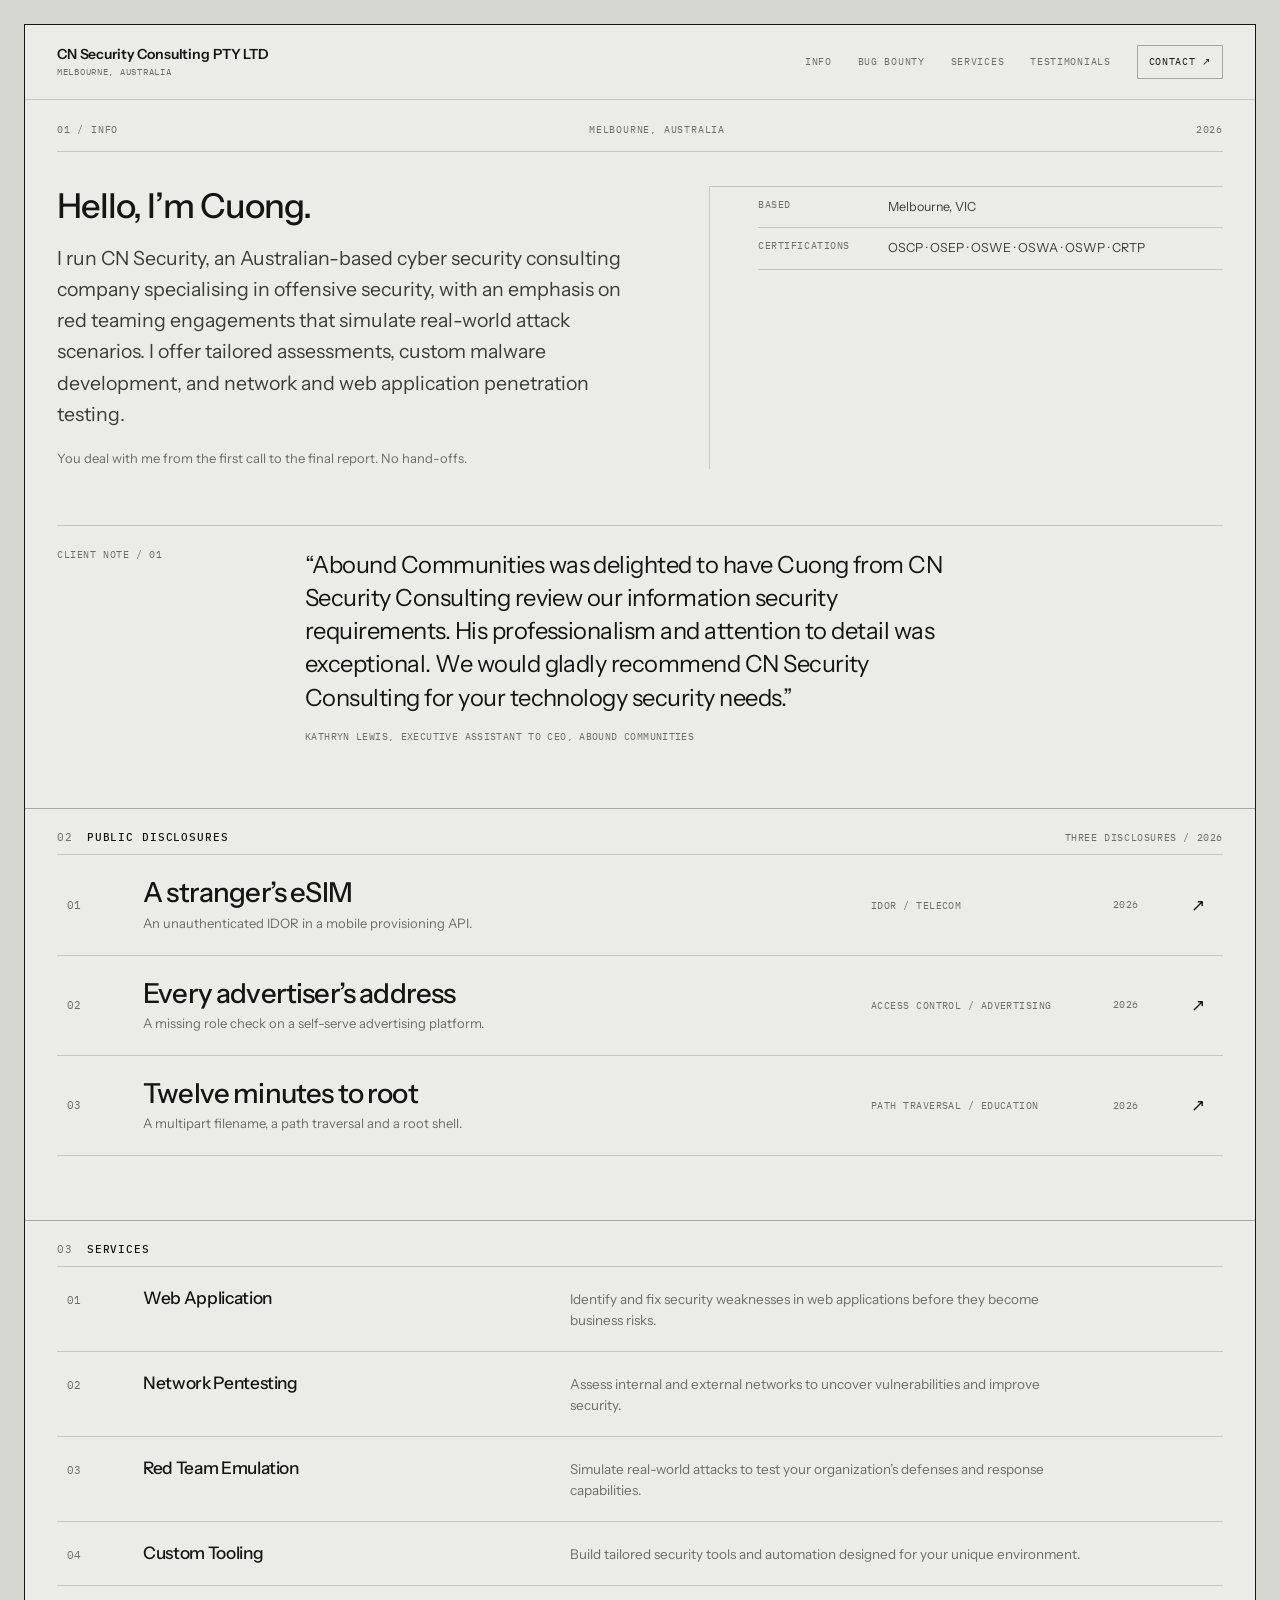
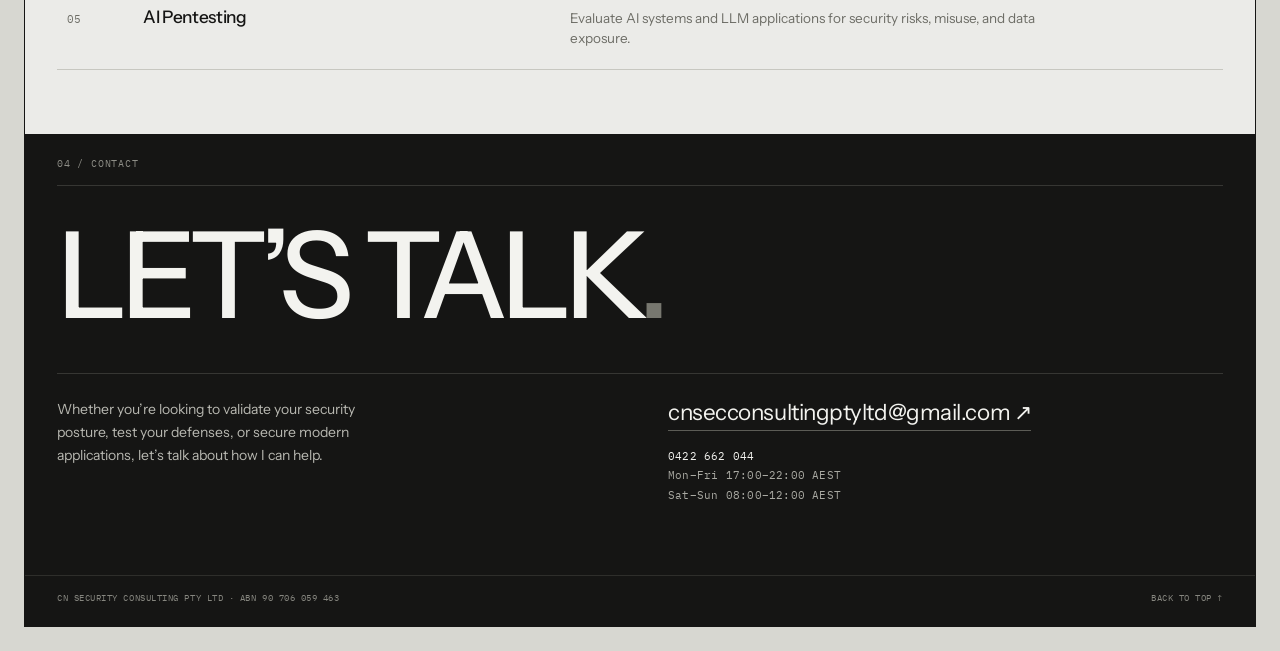
<file: index.html>
<!DOCTYPE html>
<html lang="en-AU">
<head>
<meta charset="UTF-8">
<meta name="viewport" content="width=device-width, initial-scale=1.0">
<meta name="description" content="CN Security Consulting is an independent offensive security consultancy in Melbourne. Penetration testing, red team assessments and custom tooling for Australian organisations.">
<meta name="theme-color" content="#d7d7d1">
<meta property="og:title" content="CN Security Consulting · Offensive security, Melbourne">
<meta property="og:description" content="Penetration testing, red team work and custom tooling for Australian organisations.">
<meta property="og:type" content="website">
<meta property="og:url" content="https://cnsecurity.com.au/">
<meta property="og:image" content="https://cnsecurity.com.au/assets/og.png">
<meta property="og:image:width" content="1200">
<meta property="og:image:height" content="630">
<meta name="twitter:card" content="summary_large_image">
<title>CN Security Consulting · Offensive security, Melbourne</title>
<link rel="canonical" href="https://cnsecurity.com.au/">
<link rel="icon" href="/assets/favicon.svg" type="image/svg+xml">
<link rel="stylesheet" href="/style.css">
<script type="application/ld+json">
{
    "@context": "https://schema.org",
    "@type": "ProfessionalService",
    "name": "CN Security Consulting Pty Ltd",
    "url": "https://cnsecurity.com.au/",
    "email": "cnsecconsultingptyltd@gmail.com",
    "telephone": "+61 422 662 044",
    "address": {
        "@type": "PostalAddress",
        "addressLocality": "Melbourne",
        "addressRegion": "VIC",
        "addressCountry": "AU"
    },
    "areaServed": "Australia"
}
</script>
</head>
<body>

<a class="skip-link" href="#main">Skip to content</a>

<div class="site-frame">

    <header class="site-header">
        <div class="wrap">
            <a class="brand" href="/" aria-label="CN Security Consulting Pty Ltd, home">
                <span class="brand-name">CN Security Consulting PTY LTD<small>Melbourne, Australia</small></span>
            </a>
            <nav class="site-nav" aria-label="Main navigation">
                <a href="#info">Info</a>
                <a href="#disclosures">Bug Bounty</a>
                <a href="#services">Services</a>
                <a href="/testimonials/">Testimonials</a>
                <a class="nav-contact" href="#contact">Contact <span aria-hidden="true">↗</span></a>
            </nav>
        </div>
    </header>

    <main id="main">

        <section class="info" id="info">
            <div class="wrap">
                <div class="section-top">
                    <span>01 / Info</span>
                    <span>Melbourne, Australia</span>
                    <span>2026</span>
                </div>

                <div class="info-grid">
                    <div class="info-main">
                        <h1 class="info-hello">Hello, I’m Cuong.</h1>
                        <p class="info-lede">I run CN Security, an Australian-based cyber security consulting company specialising in offensive security, with an emphasis on red teaming engagements that simulate real-world attack scenarios. I offer tailored assessments, custom malware development, and network and web application penetration testing.</p>
                        <p class="info-note">You deal with me from the first call to the final report. No hand-offs.</p>
                    </div>

                    <dl class="info-meta">
                        <div><dt>Based</dt><dd>Melbourne, VIC</dd></div>
                        <div><dt>Certifications</dt><dd>OSCP · OSEP · OSWE · OSWA · OSWP · CRTP</dd></div>
                    </dl>
                </div>

                <blockquote class="quote">
                    <span class="quote-label">Client note / 01</span>
                    <div>
                        <p>“Abound Communities was delighted to have Cuong from CN Security Consulting review our information security requirements. His professionalism and attention to detail was exceptional. We would gladly recommend CN Security Consulting for your technology security needs.”</p>
                        <footer>Kathryn Lewis, Executive Assistant to CEO, Abound Communities</footer>
                    </div>
                </blockquote>
            </div>
        </section>

        <section class="section" id="disclosures">
            <div class="wrap">
                <div class="section-head">
                    <h2><span class="section-num">02</span> Public disclosures</h2>
                    <span class="section-aside">Three disclosures / 2026</span>
                </div>

                <ol class="work-list">
                    <li>
                        <a class="work-row" href="/work/esim-idor.html">
                            <span class="work-no">01</span>
                            <span class="work-main">
                                <span class="work-title">A stranger’s eSIM</span>
                                <span class="work-desc">An unauthenticated IDOR in a mobile provisioning API.</span>
                            </span>
                            <span class="work-tag">IDOR / Telecom</span>
                            <span class="work-year">2026</span>
                            <span class="work-arrow" aria-hidden="true">↗</span>
                        </a>
                    </li>
                    <li>
                        <a class="work-row" href="/work/advertiser-directory.html">
                            <span class="work-no">02</span>
                            <span class="work-main">
                                <span class="work-title">Every advertiser’s address</span>
                                <span class="work-desc">A missing role check on a self-serve advertising platform.</span>
                            </span>
                            <span class="work-tag">Access control / Advertising</span>
                            <span class="work-year">2026</span>
                            <span class="work-arrow" aria-hidden="true">↗</span>
                        </a>
                    </li>
                    <li>
                        <a class="work-row" href="/work/upload-to-root.html">
                            <span class="work-no">03</span>
                            <span class="work-main">
                                <span class="work-title">Twelve minutes to root</span>
                                <span class="work-desc">A multipart filename, a path traversal and a root shell.</span>
                            </span>
                            <span class="work-tag">Path traversal / Education</span>
                            <span class="work-year">2026</span>
                            <span class="work-arrow" aria-hidden="true">↗</span>
                        </a>
                    </li>
                </ol>
            </div>
        </section>

        <section class="section" id="services">
            <div class="wrap">
                <div class="section-head">
                    <h2><span class="section-num">03</span> Services</h2>
                </div>

                <ul class="service-list">
                    <li class="service-row">
                        <span class="service-num">01</span>
                        <h3>Web Application</h3>
                        <p>Identify and fix security weaknesses in web applications before they become business risks.</p>
                    </li>
                    <li class="service-row">
                        <span class="service-num">02</span>
                        <h3>Network Pentesting</h3>
                        <p>Assess internal and external networks to uncover vulnerabilities and improve security.</p>
                    </li>
                    <li class="service-row">
                        <span class="service-num">03</span>
                        <h3>Red Team Emulation</h3>
                        <p>Simulate real-world attacks to test your organization’s defenses and response capabilities.</p>
                    </li>
                    <li class="service-row">
                        <span class="service-num">04</span>
                        <h3>Custom Tooling</h3>
                        <p>Build tailored security tools and automation designed for your unique environment.</p>
                    </li>
                    <li class="service-row">
                        <span class="service-num">05</span>
                        <h3>AI Pentesting</h3>
                        <p>Evaluate AI systems and LLM applications for security risks, misuse, and data exposure.</p>
                    </li>
                </ul>
            </div>
        </section>

        <section class="contact" id="contact">
            <div class="wrap">
                <div class="section-top">
                    <span>04 / Contact</span>
                </div>

                <h2>Let’s talk<span class="period">.</span></h2>

                <div class="contact-grid">
                    <p>Whether you’re looking to validate your security posture, test your defenses, or secure modern applications, let’s talk about how I can help.</p>
                    <div class="contact-details">
                        <a class="contact-email" href="mailto:cnsecconsultingptyltd@gmail.com">cnsecconsultingptyltd@gmail.com <span aria-hidden="true">↗</span></a>
                        <p><a href="tel:+61422662044">0422 662 044</a><br>
                        Mon–Fri 17:00–22:00 AEST<br>
                        Sat–Sun 08:00–12:00 AEST</p>
                    </div>
                </div>
            </div>
        </section>

    </main>

    <footer class="site-footer">
        <div class="wrap">
            <span>CN Security Consulting Pty Ltd · ABN 90 706 059 463</span>
            <a href="#info">Back to top ↑</a>
        </div>
    </footer>

</div>

</body>
</html>
</file>
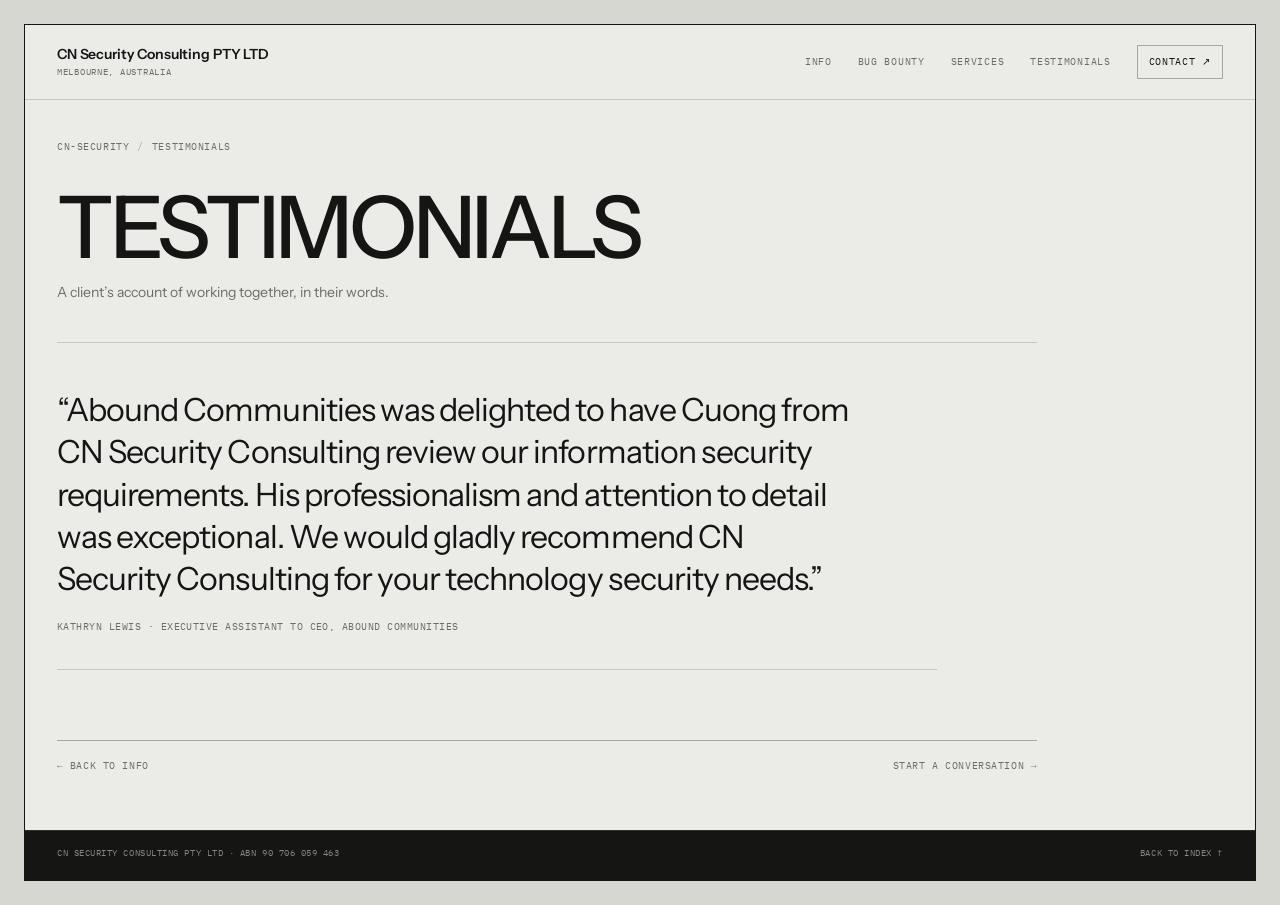
<file: testimonials/index.html>
<!DOCTYPE html>
<html lang="en-AU">
<head>
<meta charset="UTF-8">
<meta name="viewport" content="width=device-width, initial-scale=1.0">
<meta name="description" content="What clients say about working with CN Security Consulting, an independent offensive security consultancy in Melbourne.">
<meta name="theme-color" content="#d7d7d1">
<meta property="og:title" content="Testimonials · CN Security Consulting">
<meta property="og:description" content="What clients say about working with CN Security Consulting.">
<meta property="og:type" content="website">
<meta property="og:url" content="https://cnsecurity.com.au/testimonials/">
<meta property="og:image" content="https://cnsecurity.com.au/assets/og.png">
<meta property="og:image:width" content="1200">
<meta property="og:image:height" content="630">
<meta name="twitter:card" content="summary_large_image">
<title>Testimonials · CN Security Consulting</title>
<link rel="canonical" href="https://cnsecurity.com.au/testimonials/">
<link rel="icon" href="/assets/favicon.svg" type="image/svg+xml">
<link rel="stylesheet" href="/style.css">
</head>
<body>

<a class="skip-link" href="#main">Skip to content</a>

<div class="site-frame">

    <header class="site-header">
        <div class="wrap">
            <a class="brand" href="/" aria-label="CN Security Consulting Pty Ltd, home">
                <span class="brand-name">CN Security Consulting PTY LTD<small>Melbourne, Australia</small></span>
            </a>
            <nav class="site-nav" aria-label="Main navigation">
                <a href="/#info">Info</a>
                <a href="/#disclosures">Bug Bounty</a>
                <a href="/#services">Services</a>
                <a href="/testimonials/" aria-current="page">Testimonials</a>
                <a class="nav-contact" href="/#contact">Contact <span aria-hidden="true">↗</span></a>
            </nav>
        </div>
    </header>

    <main id="main">
        <div class="wrap">
            <header class="page-header">
                <nav class="breadcrumb" aria-label="Breadcrumb">
                    <a href="/">cn-security</a><span class="sep">/</span><span>testimonials</span>
                </nav>
                <h1>Testimonials</h1>
                <p>A client’s account of working together, in their words.</p>
            </header>

            <div class="testimonial-list">
                <blockquote class="testimonial">
                    <p>“Abound Communities was delighted to have Cuong from CN Security Consulting review our information security requirements. His professionalism and attention to detail was exceptional. We would gladly recommend CN Security Consulting for your technology security needs.”</p>
                    <footer>Kathryn Lewis · Executive Assistant to CEO, Abound Communities</footer>
                </blockquote>
            </div>

            <nav class="article-nav" aria-label="Page navigation">
                <a href="/#info">← Back to info</a>
                <a class="next" href="/#contact">Start a conversation →</a>
            </nav>
        </div>
    </main>

    <footer class="site-footer">
        <div class="wrap">
            <span>CN Security Consulting Pty Ltd · ABN 90 706 059 463</span>
            <a href="/">Back to index ↑</a>
        </div>
    </footer>

</div>

</body>
</html>
</file>
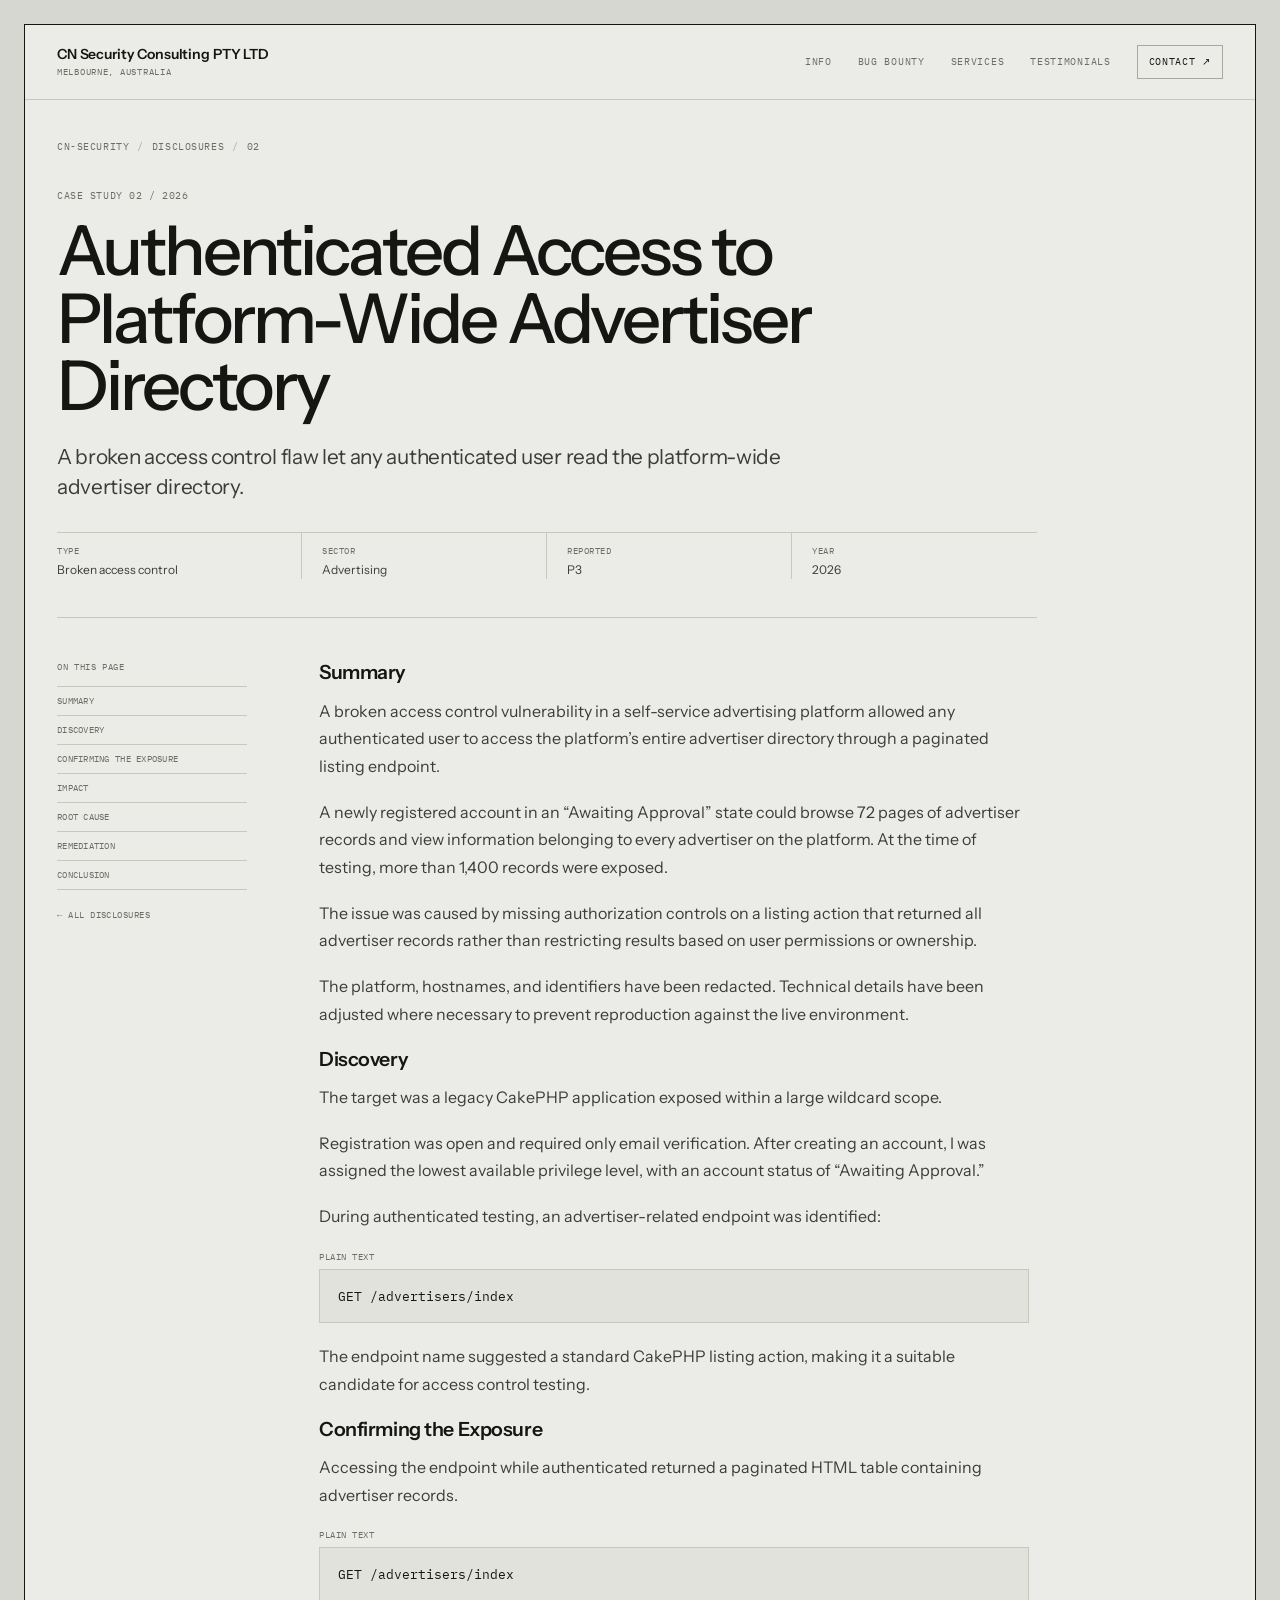
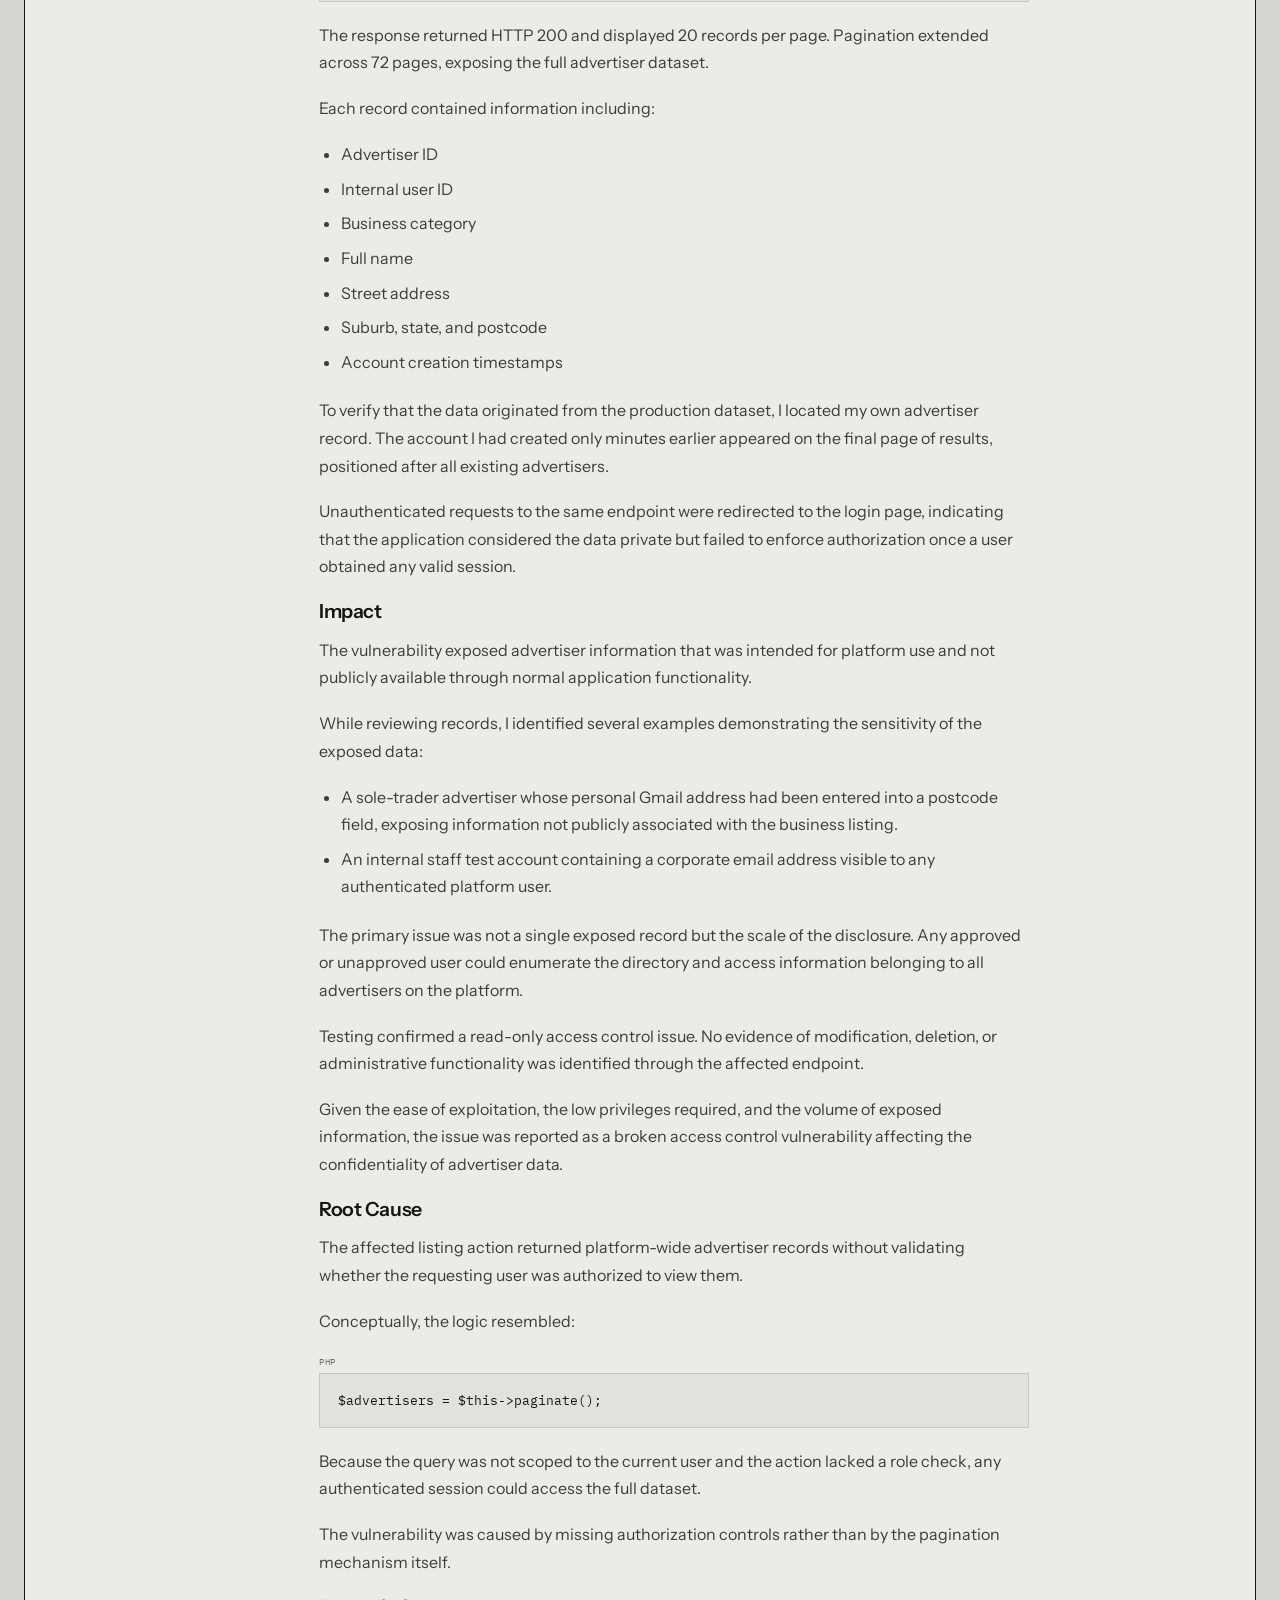
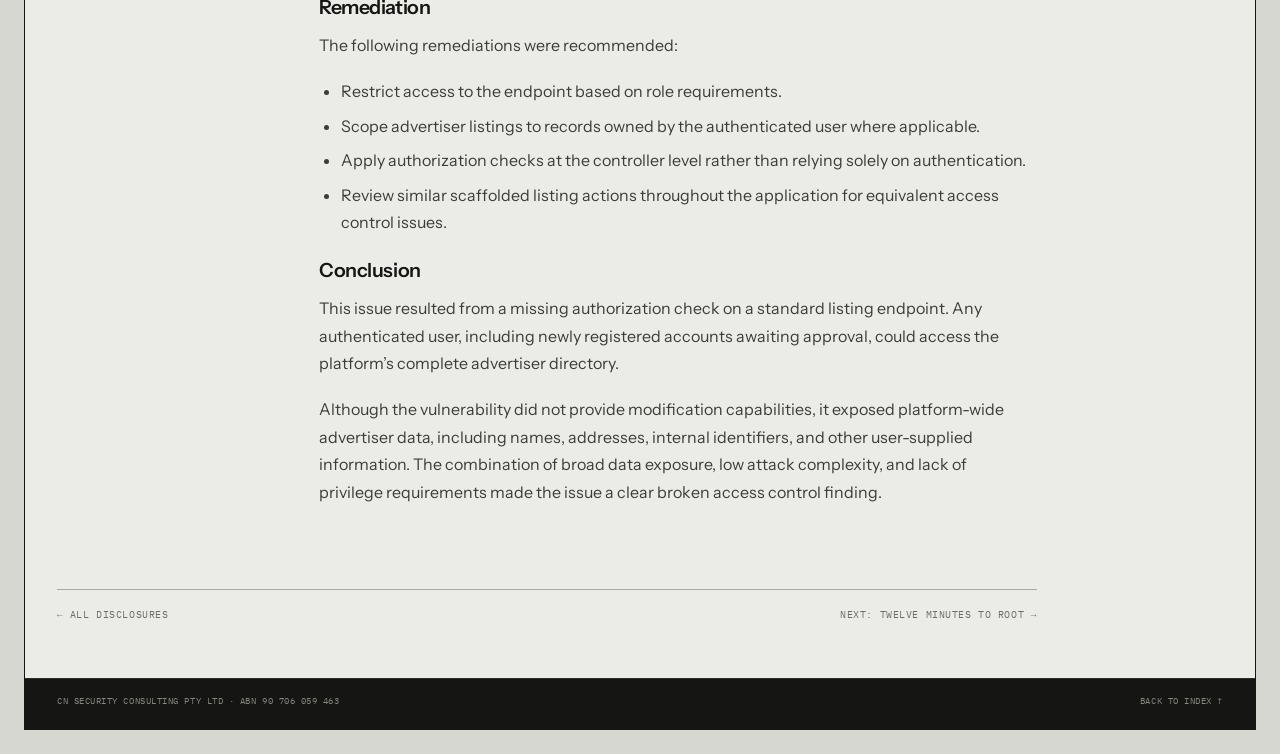
<file: work/advertiser-directory.html>
<!DOCTYPE html>
<html lang="en-AU">
<head>
<meta charset="UTF-8">
<meta name="viewport" content="width=device-width, initial-scale=1.0">
<meta name="description" content="A broken access control flaw let any authenticated user read the platform-wide advertiser directory.">
<meta name="theme-color" content="#d7d7d1">
<meta property="og:title" content="Authenticated Access to Platform-Wide Advertiser Directory · CN Security Consulting">
<meta property="og:description" content="A broken access control flaw let any authenticated user read the platform-wide advertiser directory.">
<meta property="og:type" content="article">
<meta property="og:url" content="https://cnsecurity.com.au/work/advertiser-directory.html">
<meta property="og:image" content="https://cnsecurity.com.au/assets/og.png">
<meta property="og:image:width" content="1200">
<meta property="og:image:height" content="630">
<meta name="twitter:card" content="summary_large_image">
<title>Authenticated Access to Platform-Wide Advertiser Directory · CN Security Consulting</title>
<link rel="canonical" href="https://cnsecurity.com.au/work/advertiser-directory.html">
<link rel="icon" href="/assets/favicon.svg" type="image/svg+xml">
<link rel="stylesheet" href="/style.css">
</head>
<body>

<a class="skip-link" href="#main">Skip to content</a>

<div class="site-frame">

<header class="site-header">
    <div class="wrap">
        <a class="brand" href="/" aria-label="CN Security Consulting Pty Ltd, home">
            <span class="brand-name">CN Security Consulting PTY LTD<small>Melbourne, Australia</small></span>
        </a>
        <nav class="site-nav" aria-label="Main navigation">
            <a href="/#info">Info</a>
            <a href="/#disclosures">Bug Bounty</a>
            <a href="/#services">Services</a>
            <a href="/testimonials/">Testimonials</a>
            <a class="nav-contact" href="/#contact">Contact <span aria-hidden="true">↗</span></a>
        </nav>
    </div>
</header>

<main id="main" class="article-page">
    <div class="wrap">
        <header class="article-header">
            <nav class="breadcrumb" aria-label="Breadcrumb">
                <a href="/">cn-security</a><span class="sep">/</span><a href="/#disclosures">disclosures</a><span class="sep">/</span><span>02</span>
            </nav>
            <p class="article-kicker">Case study 02 / 2026</p>
            <h1>Authenticated Access to Platform-Wide Advertiser Directory</h1>
            <p class="article-lede">A broken access control flaw let any authenticated user read the platform-wide advertiser directory.</p>
            <dl class="article-meta">
                <div><dt>Type</dt><dd>Broken access control</dd></div>
                <div><dt>Sector</dt><dd>Advertising</dd></div>
                <div><dt>Reported</dt><dd>P3</dd></div>
                <div><dt>Year</dt><dd>2026</dd></div>
            </dl>
        </header>

        <div class="article-layout">
            <aside class="article-side">
                <p class="side-label">On this page</p>
                <nav class="toc" aria-label="On this page">
                    <ul>
                    <li><a href="#s1">Summary</a></li>
                    <li><a href="#s2">Discovery</a></li>
                    <li><a href="#s3">Confirming the Exposure</a></li>
                    <li><a href="#s4">Impact</a></li>
                    <li><a href="#s5">Root Cause</a></li>
                    <li><a href="#s6">Remediation</a></li>
                    <li><a href="#s7">Conclusion</a></li>
                    </ul>
                </nav>
                <a class="side-back" href="/#disclosures">← All disclosures</a>
            </aside>

            <article class="article-body">
<section>
<h2 id="s1">Summary</h2>
<p>A broken access control vulnerability in a self-service advertising platform allowed any authenticated user to access the platform’s entire advertiser directory through a paginated listing endpoint.</p>

<p>A newly registered account in an “Awaiting Approval” state could browse 72 pages of advertiser records and view information belonging to every advertiser on the platform. At the time of testing, more than 1,400 records were exposed.</p>

<p>The issue was caused by missing authorization controls on a listing action that returned all advertiser records rather than restricting results based on user permissions or ownership.</p>

<p>The platform, hostnames, and identifiers have been redacted. Technical details have been adjusted where necessary to prevent reproduction against the live environment.</p>
</section>

<section>
<h2 id="s2">Discovery</h2>
<p>The target was a legacy CakePHP application exposed within a large wildcard scope.</p>

<p>Registration was open and required only email verification. After creating an account, I was assigned the lowest available privilege level, with an account status of “Awaiting Approval.”</p>

<p>During authenticated testing, an advertiser-related endpoint was identified:</p>

<p class="code-label">Plain Text</p>
<pre><code>GET /advertisers/index</code></pre>

<p>The endpoint name suggested a standard CakePHP listing action, making it a suitable candidate for access control testing.</p>
</section>

<section>
<h2 id="s3">Confirming the Exposure</h2>
<p>Accessing the endpoint while authenticated returned a paginated HTML table containing advertiser records.</p>

<p class="code-label">Plain Text</p>
<pre><code>GET /advertisers/index</code></pre>

<p>The response returned HTTP 200 and displayed 20 records per page. Pagination extended across 72 pages, exposing the full advertiser dataset.</p>

<p>Each record contained information including:</p>

<ul>
<li>Advertiser ID</li>
<li>Internal user ID</li>
<li>Business category</li>
<li>Full name</li>
<li>Street address</li>
<li>Suburb, state, and postcode</li>
<li>Account creation timestamps</li>
</ul>

<p>To verify that the data originated from the production dataset, I located my own advertiser record. The account I had created only minutes earlier appeared on the final page of results, positioned after all existing advertisers.</p>

<p>Unauthenticated requests to the same endpoint were redirected to the login page, indicating that the application considered the data private but failed to enforce authorization once a user obtained any valid session.</p>
</section>

<section>
<h2 id="s4">Impact</h2>
<p>The vulnerability exposed advertiser information that was intended for platform use and not publicly available through normal application functionality.</p>

<p>While reviewing records, I identified several examples demonstrating the sensitivity of the exposed data:</p>

<ul>
<li>A sole-trader advertiser whose personal Gmail address had been entered into a postcode field, exposing information not publicly associated with the business listing.</li>
<li>An internal staff test account containing a corporate email address visible to any authenticated platform user.</li>
</ul>

<p>The primary issue was not a single exposed record but the scale of the disclosure. Any approved or unapproved user could enumerate the directory and access information belonging to all advertisers on the platform.</p>

<p>Testing confirmed a read-only access control issue. No evidence of modification, deletion, or administrative functionality was identified through the affected endpoint.</p>

<p>Given the ease of exploitation, the low privileges required, and the volume of exposed information, the issue was reported as a broken access control vulnerability affecting the confidentiality of advertiser data.</p>
</section>

<section>
<h2 id="s5">Root Cause</h2>
<p>The affected listing action returned platform-wide advertiser records without validating whether the requesting user was authorized to view them.</p>

<p>Conceptually, the logic resembled:</p>

<p class="code-label">PHP</p>
<pre><code>$advertisers = $this-&gt;paginate();</code></pre>

<p>Because the query was not scoped to the current user and the action lacked a role check, any authenticated session could access the full dataset.</p>

<p>The vulnerability was caused by missing authorization controls rather than by the pagination mechanism itself.</p>
</section>

<section>
<h2 id="s6">Remediation</h2>
<p>The following remediations were recommended:</p>

<ul>
<li>Restrict access to the endpoint based on role requirements.</li>
<li>Scope advertiser listings to records owned by the authenticated user where applicable.</li>
<li>Apply authorization checks at the controller level rather than relying solely on authentication.</li>
<li>Review similar scaffolded listing actions throughout the application for equivalent access control issues.</li>
</ul>
</section>

<section>
<h2 id="s7">Conclusion</h2>
<p>This issue resulted from a missing authorization check on a standard listing endpoint. Any authenticated user, including newly registered accounts awaiting approval, could access the platform’s complete advertiser directory.</p>

<p>Although the vulnerability did not provide modification capabilities, it exposed platform-wide advertiser data, including names, addresses, internal identifiers, and other user-supplied information. The combination of broad data exposure, low attack complexity, and lack of privilege requirements made the issue a clear broken access control finding.</p>
</section>
            </article>
        </div>

        <nav class="article-nav" aria-label="Article navigation">
            <a href="/#disclosures">← All disclosures</a>
            <a class="next" href="/work/upload-to-root.html">Next: Twelve minutes to root →</a>
        </nav>
    </div>
</main>

<footer class="site-footer">
    <div class="wrap">
        <span>CN Security Consulting Pty Ltd · ABN 90 706 059 463</span>
        <a href="/">Back to index ↑</a>
    </div>
</footer>

</div>

</body>
</html>
</file>
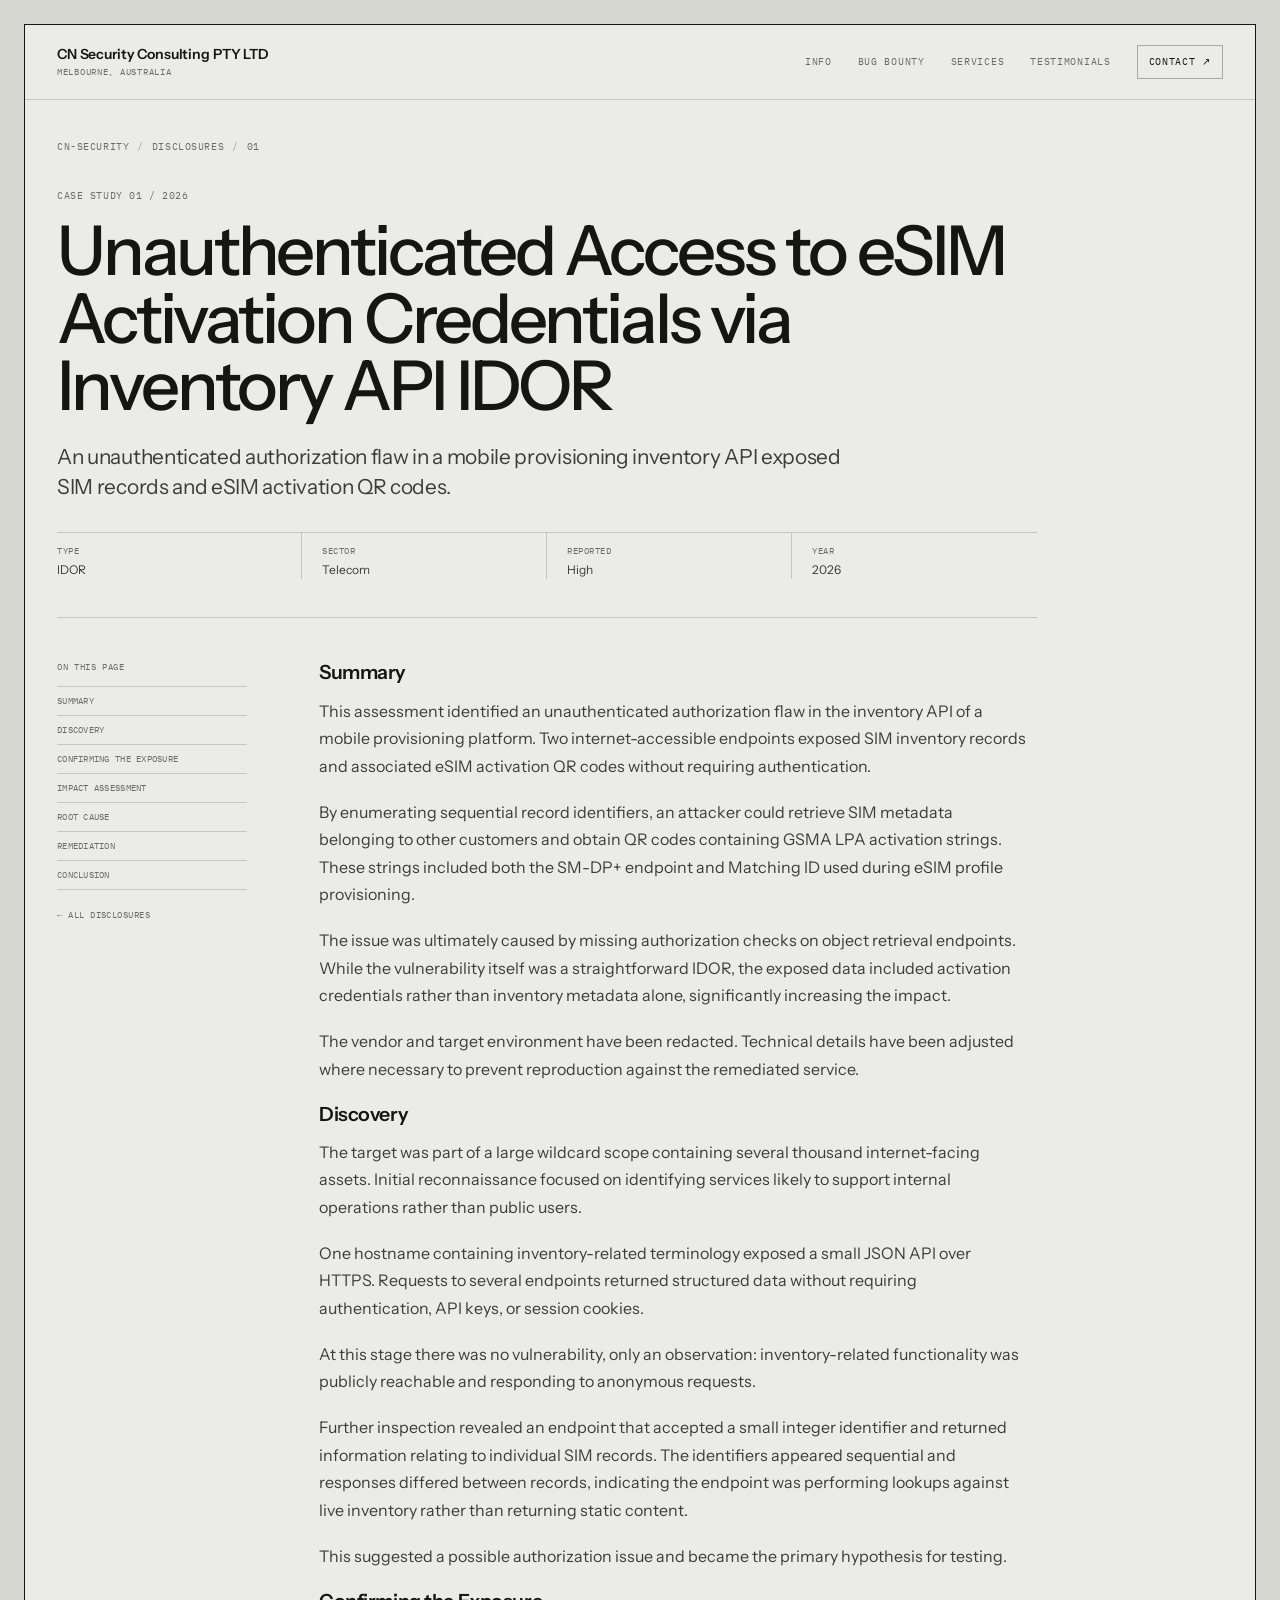
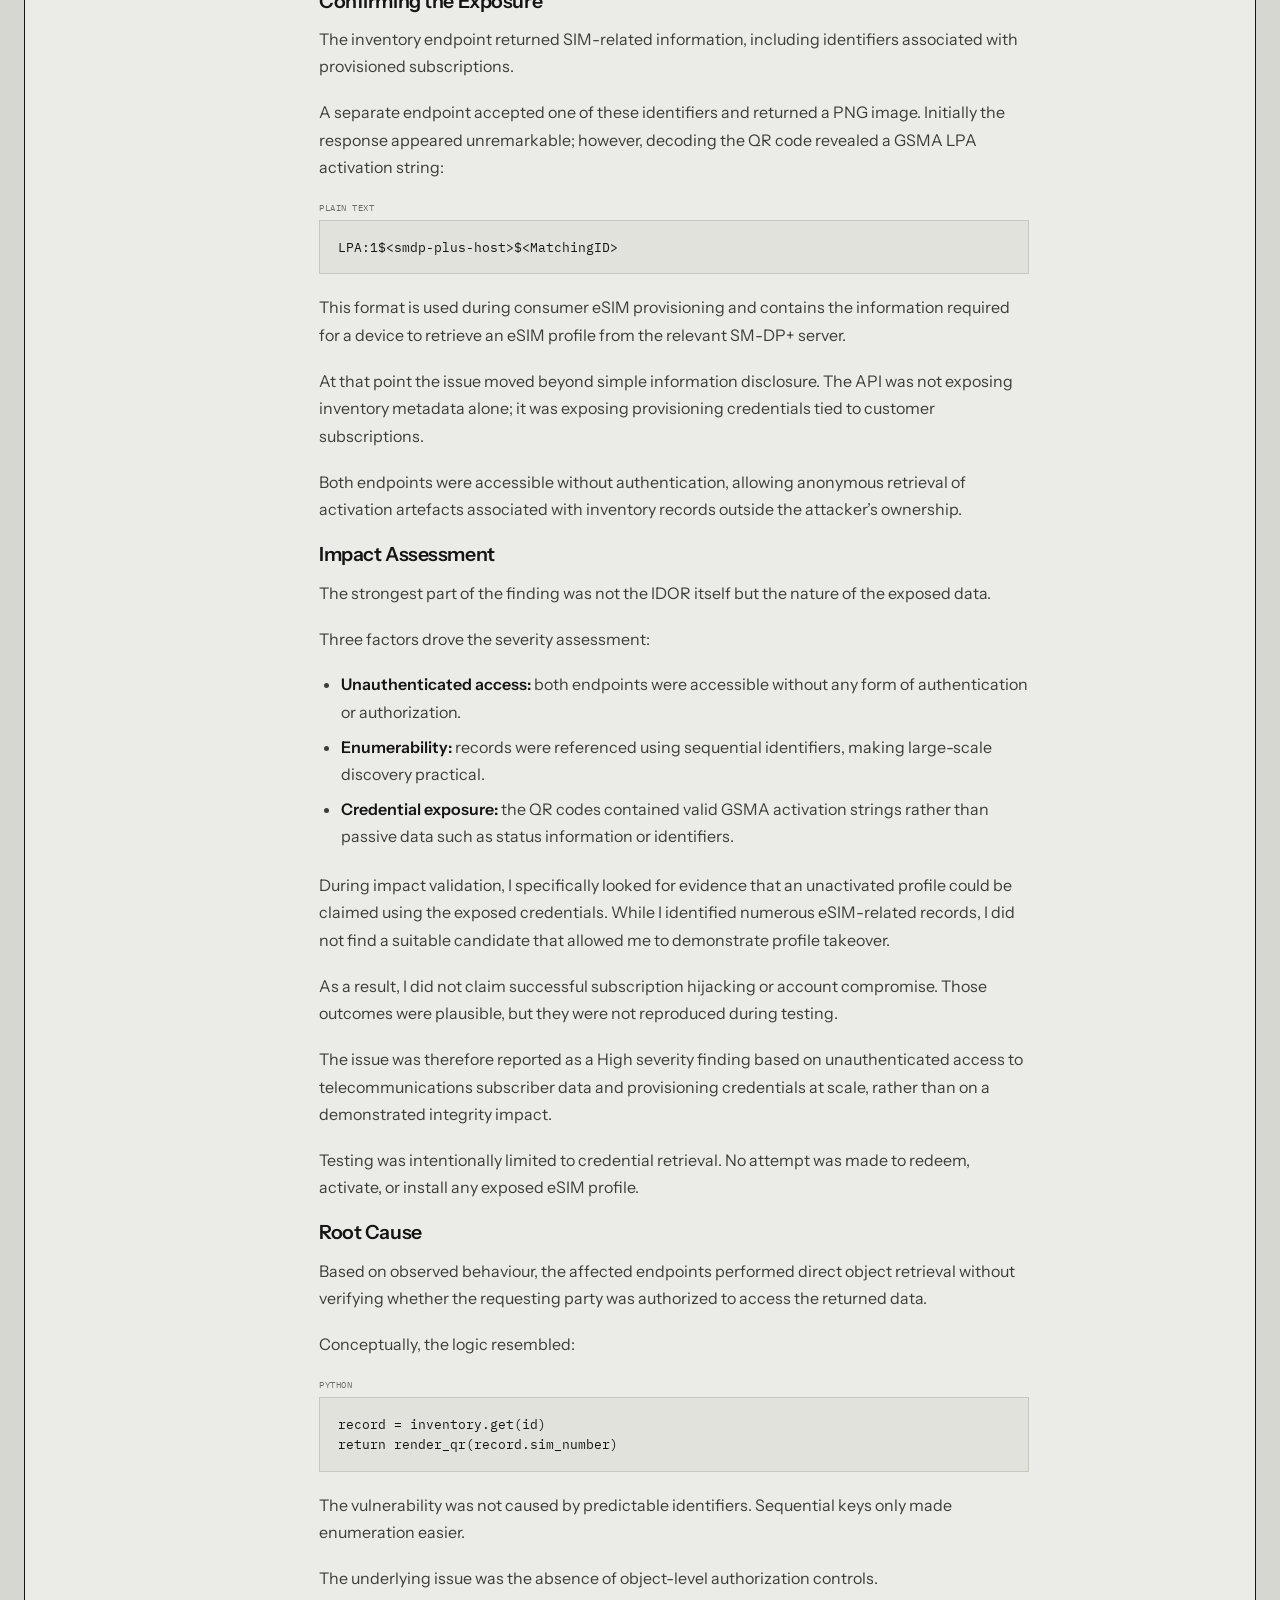
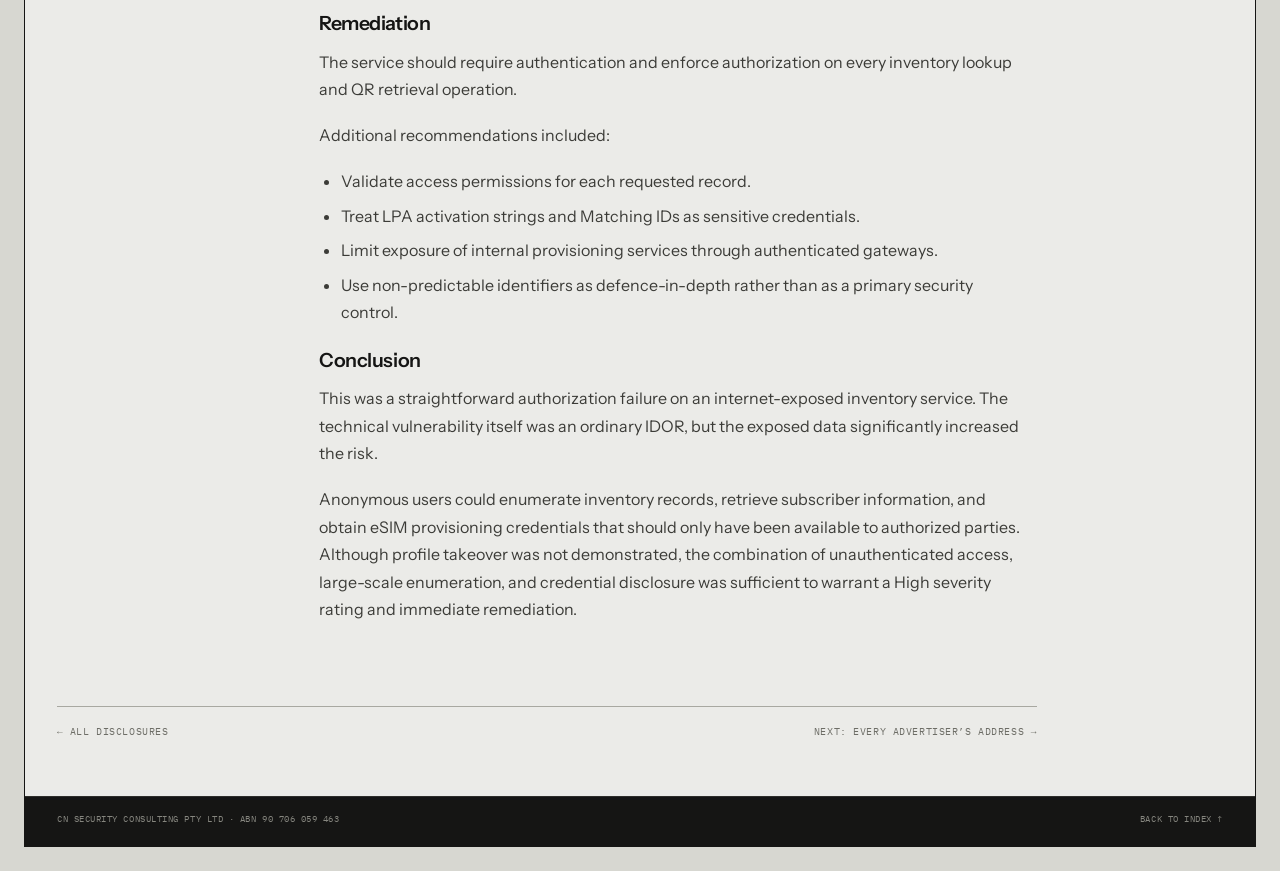
<file: work/esim-idor.html>
<!DOCTYPE html>
<html lang="en-AU">
<head>
<meta charset="UTF-8">
<meta name="viewport" content="width=device-width, initial-scale=1.0">
<meta name="description" content="An unauthenticated authorization flaw in a mobile provisioning inventory API exposed SIM records and eSIM activation QR codes.">
<meta name="theme-color" content="#d7d7d1">
<meta property="og:title" content="Unauthenticated Access to eSIM Activation Credentials via Inventory API IDOR · CN Security Consulting">
<meta property="og:description" content="An unauthenticated authorization flaw in a mobile provisioning inventory API exposed SIM records and eSIM activation QR codes.">
<meta property="og:type" content="article">
<meta property="og:url" content="https://cnsecurity.com.au/work/esim-idor.html">
<meta property="og:image" content="https://cnsecurity.com.au/assets/og.png">
<meta property="og:image:width" content="1200">
<meta property="og:image:height" content="630">
<meta name="twitter:card" content="summary_large_image">
<title>Unauthenticated Access to eSIM Activation Credentials via Inventory API IDOR · CN Security Consulting</title>
<link rel="canonical" href="https://cnsecurity.com.au/work/esim-idor.html">
<link rel="icon" href="/assets/favicon.svg" type="image/svg+xml">
<link rel="stylesheet" href="/style.css">
</head>
<body>

<a class="skip-link" href="#main">Skip to content</a>

<div class="site-frame">

<header class="site-header">
    <div class="wrap">
        <a class="brand" href="/" aria-label="CN Security Consulting Pty Ltd, home">
            <span class="brand-name">CN Security Consulting PTY LTD<small>Melbourne, Australia</small></span>
        </a>
        <nav class="site-nav" aria-label="Main navigation">
            <a href="/#info">Info</a>
            <a href="/#disclosures">Bug Bounty</a>
            <a href="/#services">Services</a>
            <a href="/testimonials/">Testimonials</a>
            <a class="nav-contact" href="/#contact">Contact <span aria-hidden="true">↗</span></a>
        </nav>
    </div>
</header>

<main id="main" class="article-page">
    <div class="wrap">
        <header class="article-header">
            <nav class="breadcrumb" aria-label="Breadcrumb">
                <a href="/">cn-security</a><span class="sep">/</span><a href="/#disclosures">disclosures</a><span class="sep">/</span><span>01</span>
            </nav>
            <p class="article-kicker">Case study 01 / 2026</p>
            <h1>Unauthenticated Access to eSIM Activation Credentials via Inventory API IDOR</h1>
            <p class="article-lede">An unauthenticated authorization flaw in a mobile provisioning inventory API exposed SIM records and eSIM activation QR codes.</p>
            <dl class="article-meta">
                <div><dt>Type</dt><dd>IDOR</dd></div>
                <div><dt>Sector</dt><dd>Telecom</dd></div>
                <div><dt>Reported</dt><dd>High</dd></div>
                <div><dt>Year</dt><dd>2026</dd></div>
            </dl>
        </header>

        <div class="article-layout">
            <aside class="article-side">
                <p class="side-label">On this page</p>
                <nav class="toc" aria-label="On this page">
                    <ul>
                    <li><a href="#s1">Summary</a></li>
                    <li><a href="#s2">Discovery</a></li>
                    <li><a href="#s3">Confirming the Exposure</a></li>
                    <li><a href="#s4">Impact Assessment</a></li>
                    <li><a href="#s5">Root Cause</a></li>
                    <li><a href="#s6">Remediation</a></li>
                    <li><a href="#s7">Conclusion</a></li>
                    </ul>
                </nav>
                <a class="side-back" href="/#disclosures">← All disclosures</a>
            </aside>

            <article class="article-body">
<section>
<h2 id="s1">Summary</h2>
<p>This assessment identified an unauthenticated authorization flaw in the inventory API of a mobile provisioning platform. Two internet-accessible endpoints exposed SIM inventory records and associated eSIM activation QR codes without requiring authentication.</p>

<p>By enumerating sequential record identifiers, an attacker could retrieve SIM metadata belonging to other customers and obtain QR codes containing GSMA LPA activation strings. These strings included both the SM-DP+ endpoint and Matching ID used during eSIM profile provisioning.</p>

<p>The issue was ultimately caused by missing authorization checks on object retrieval endpoints. While the vulnerability itself was a straightforward IDOR, the exposed data included activation credentials rather than inventory metadata alone, significantly increasing the impact.</p>

<p>The vendor and target environment have been redacted. Technical details have been adjusted where necessary to prevent reproduction against the remediated service.</p>
</section>

<section>
<h2 id="s2">Discovery</h2>
<p>The target was part of a large wildcard scope containing several thousand internet-facing assets. Initial reconnaissance focused on identifying services likely to support internal operations rather than public users.</p>

<p>One hostname containing inventory-related terminology exposed a small JSON API over HTTPS. Requests to several endpoints returned structured data without requiring authentication, API keys, or session cookies.</p>

<p>At this stage there was no vulnerability, only an observation: inventory-related functionality was publicly reachable and responding to anonymous requests.</p>

<p>Further inspection revealed an endpoint that accepted a small integer identifier and returned information relating to individual SIM records. The identifiers appeared sequential and responses differed between records, indicating the endpoint was performing lookups against live inventory rather than returning static content.</p>

<p>This suggested a possible authorization issue and became the primary hypothesis for testing.</p>
</section>

<section>
<h2 id="s3">Confirming the Exposure</h2>
<p>The inventory endpoint returned SIM-related information, including identifiers associated with provisioned subscriptions.</p>

<p>A separate endpoint accepted one of these identifiers and returned a PNG image. Initially the response appeared unremarkable; however, decoding the QR code revealed a GSMA LPA activation string:</p>

<p class="code-label">Plain Text</p>
<pre><code>LPA:1$&lt;smdp-plus-host&gt;$&lt;MatchingID&gt;</code></pre>

<p>This format is used during consumer eSIM provisioning and contains the information required for a device to retrieve an eSIM profile from the relevant SM-DP+ server.</p>

<p>At that point the issue moved beyond simple information disclosure. The API was not exposing inventory metadata alone; it was exposing provisioning credentials tied to customer subscriptions.</p>

<p>Both endpoints were accessible without authentication, allowing anonymous retrieval of activation artefacts associated with inventory records outside the attacker’s ownership.</p>
</section>

<section>
<h2 id="s4">Impact Assessment</h2>
<p>The strongest part of the finding was not the IDOR itself but the nature of the exposed data.</p>

<p>Three factors drove the severity assessment:</p>

<ul>
<li><strong>Unauthenticated access:</strong> both endpoints were accessible without any form of authentication or authorization.</li>
<li><strong>Enumerability:</strong> records were referenced using sequential identifiers, making large-scale discovery practical.</li>
<li><strong>Credential exposure:</strong> the QR codes contained valid GSMA activation strings rather than passive data such as status information or identifiers.</li>
</ul>

<p>During impact validation, I specifically looked for evidence that an unactivated profile could be claimed using the exposed credentials. While I identified numerous eSIM-related records, I did not find a suitable candidate that allowed me to demonstrate profile takeover.</p>

<p>As a result, I did not claim successful subscription hijacking or account compromise. Those outcomes were plausible, but they were not reproduced during testing.</p>

<p>The issue was therefore reported as a High severity finding based on unauthenticated access to telecommunications subscriber data and provisioning credentials at scale, rather than on a demonstrated integrity impact.</p>

<p>Testing was intentionally limited to credential retrieval. No attempt was made to redeem, activate, or install any exposed eSIM profile.</p>
</section>

<section>
<h2 id="s5">Root Cause</h2>
<p>Based on observed behaviour, the affected endpoints performed direct object retrieval without verifying whether the requesting party was authorized to access the returned data.</p>

<p>Conceptually, the logic resembled:</p>

<p class="code-label">Python</p>
<pre><code>record = inventory.get(id)
return render_qr(record.sim_number)</code></pre>

<p>The vulnerability was not caused by predictable identifiers. Sequential keys only made enumeration easier.</p>

<p>The underlying issue was the absence of object-level authorization controls.</p>
</section>

<section>
<h2 id="s6">Remediation</h2>
<p>The service should require authentication and enforce authorization on every inventory lookup and QR retrieval operation.</p>

<p>Additional recommendations included:</p>

<ul>
<li>Validate access permissions for each requested record.</li>
<li>Treat LPA activation strings and Matching IDs as sensitive credentials.</li>
<li>Limit exposure of internal provisioning services through authenticated gateways.</li>
<li>Use non-predictable identifiers as defence-in-depth rather than as a primary security control.</li>
</ul>
</section>

<section>
<h2 id="s7">Conclusion</h2>
<p>This was a straightforward authorization failure on an internet-exposed inventory service. The technical vulnerability itself was an ordinary IDOR, but the exposed data significantly increased the risk.</p>

<p>Anonymous users could enumerate inventory records, retrieve subscriber information, and obtain eSIM provisioning credentials that should only have been available to authorized parties. Although profile takeover was not demonstrated, the combination of unauthenticated access, large-scale enumeration, and credential disclosure was sufficient to warrant a High severity rating and immediate remediation.</p>
</section>
            </article>
        </div>

        <nav class="article-nav" aria-label="Article navigation">
            <a href="/#disclosures">← All disclosures</a>
            <a class="next" href="/work/advertiser-directory.html">Next: Every advertiser’s address →</a>
        </nav>
    </div>
</main>

<footer class="site-footer">
    <div class="wrap">
        <span>CN Security Consulting Pty Ltd · ABN 90 706 059 463</span>
        <a href="/">Back to index ↑</a>
    </div>
</footer>

</div>

</body>
</html>
</file>
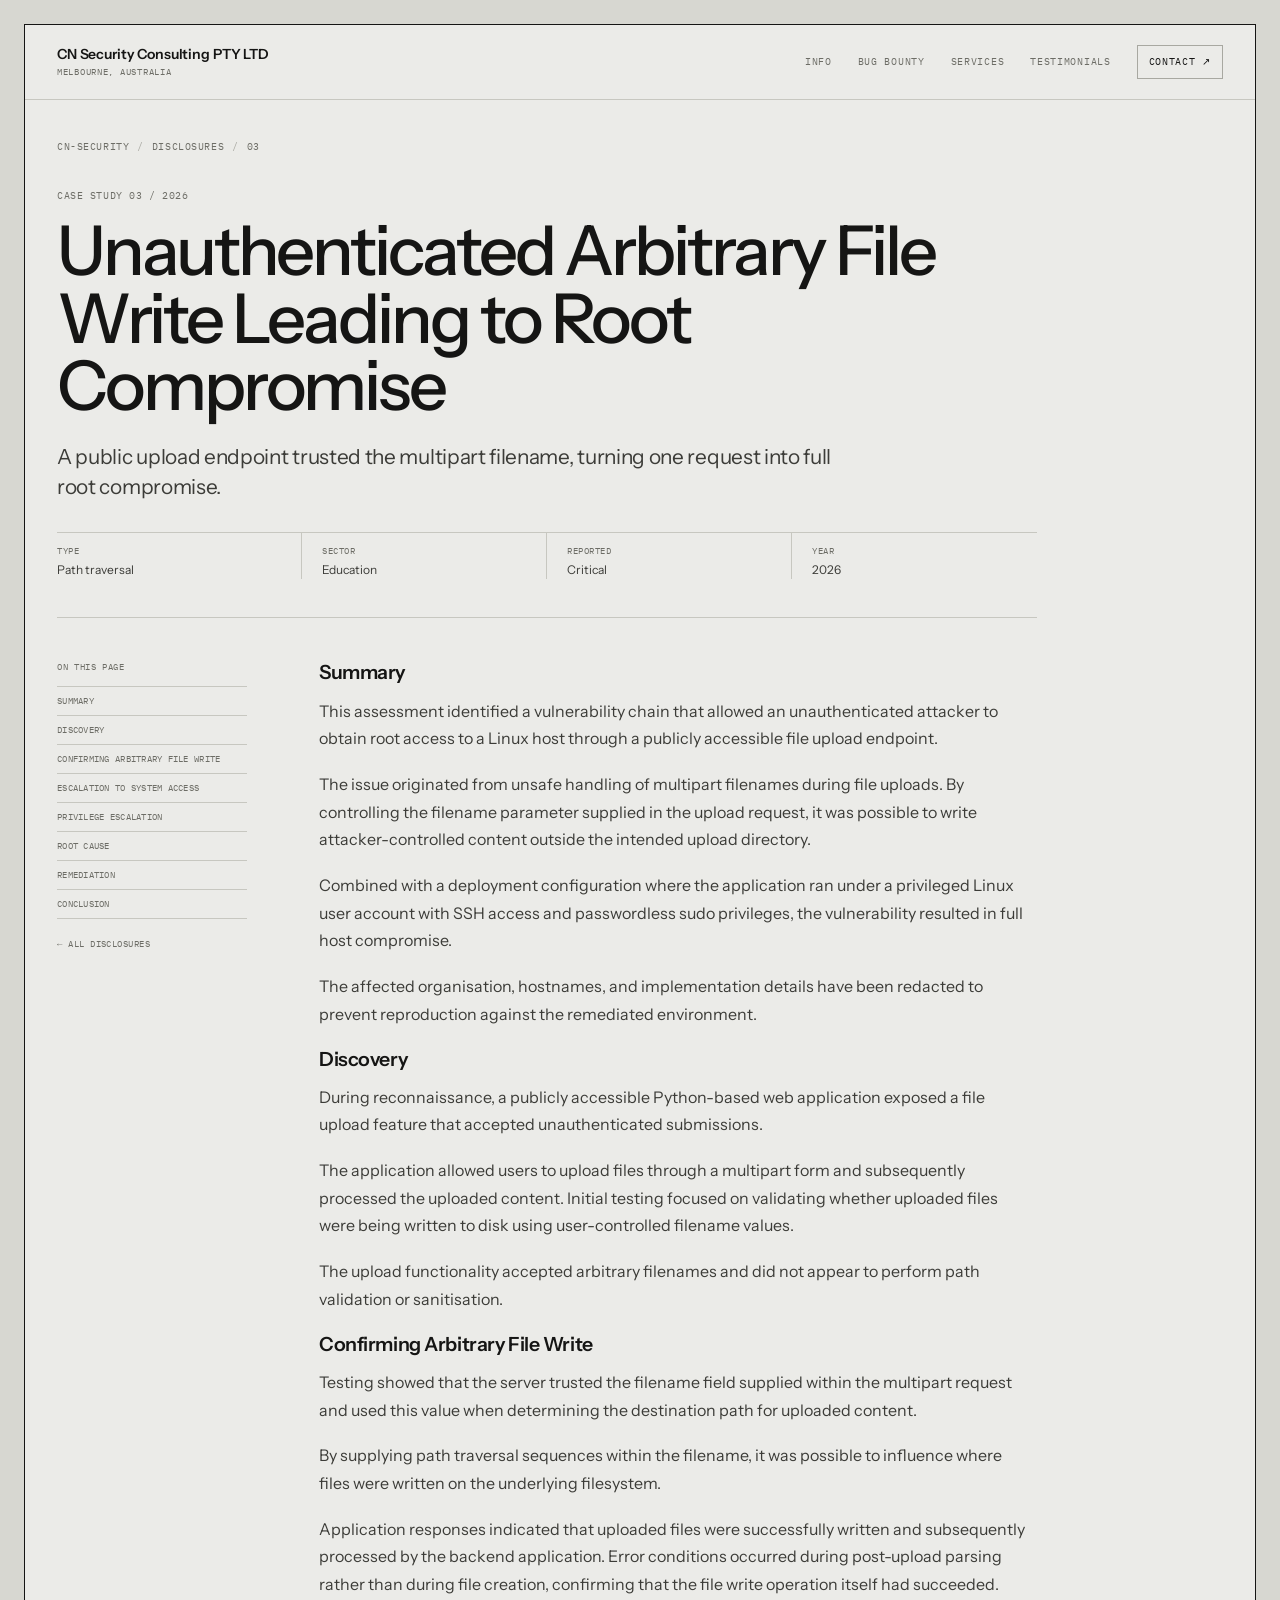
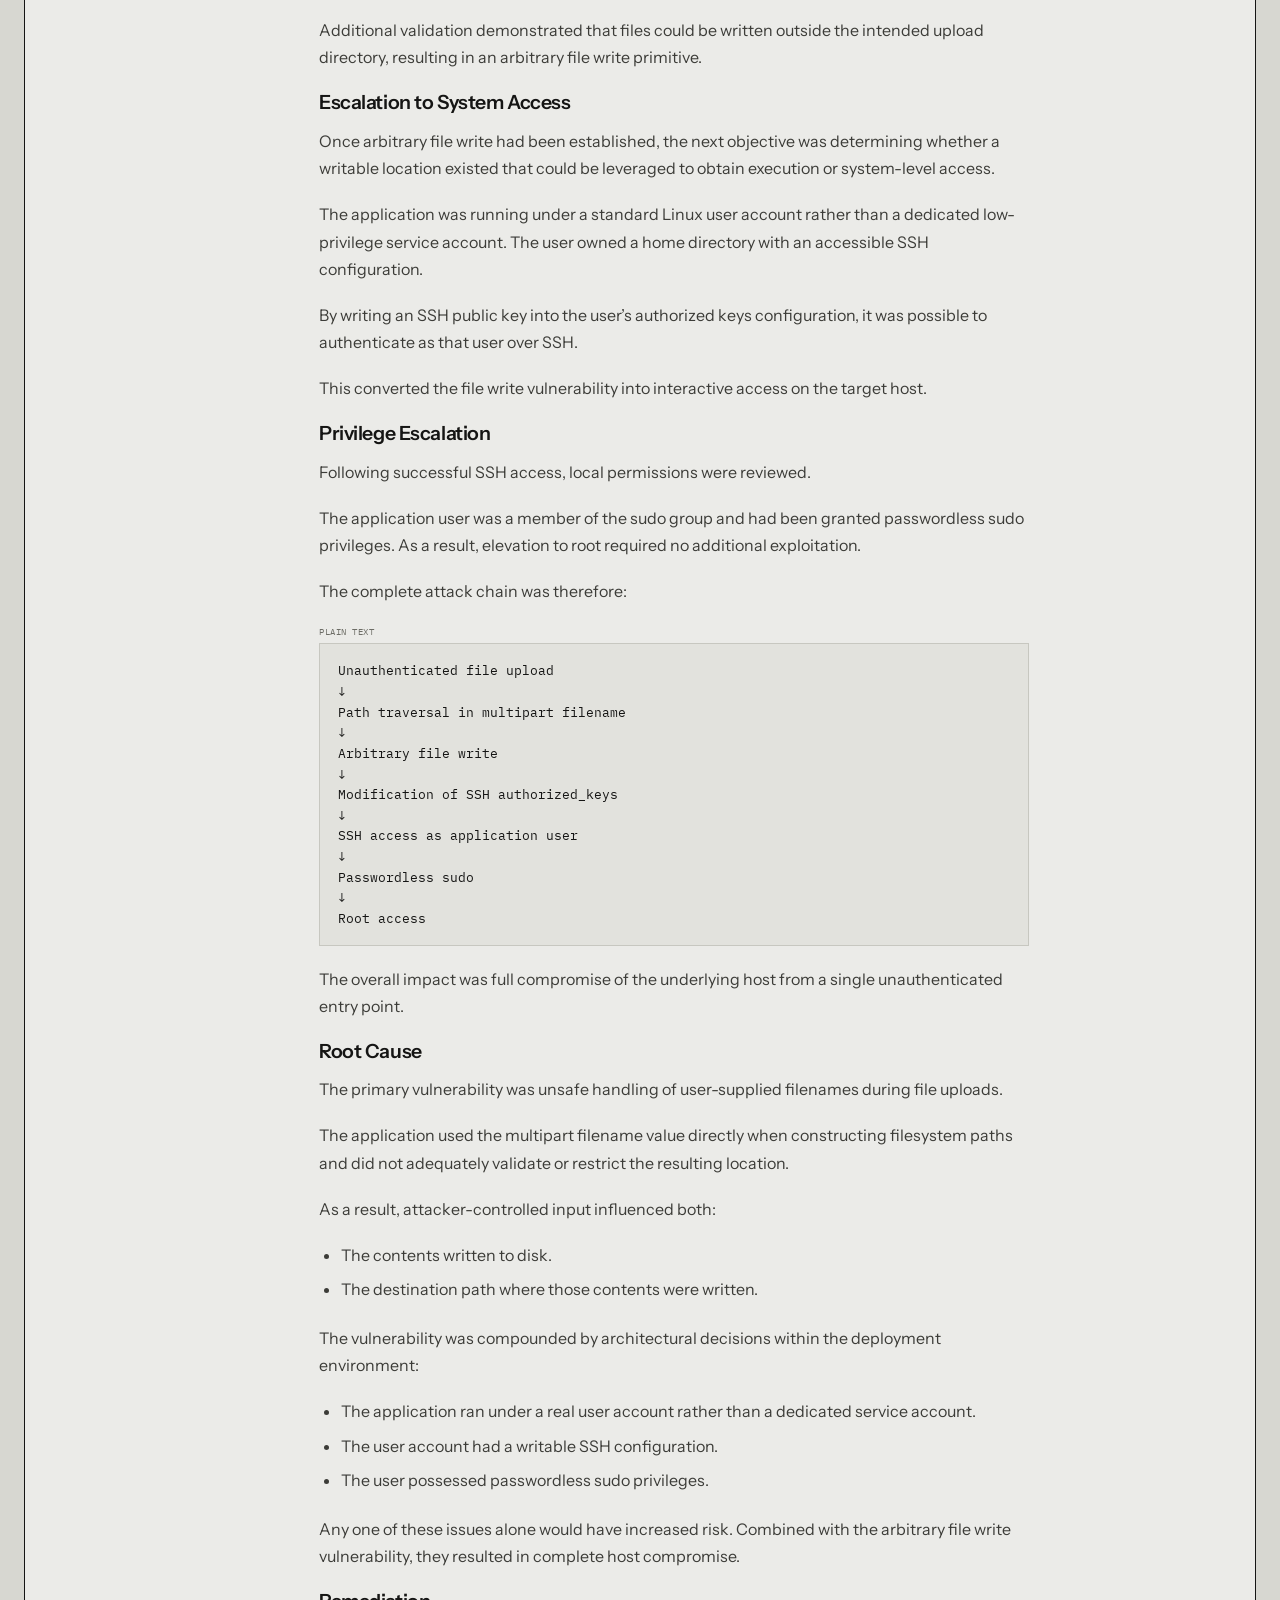
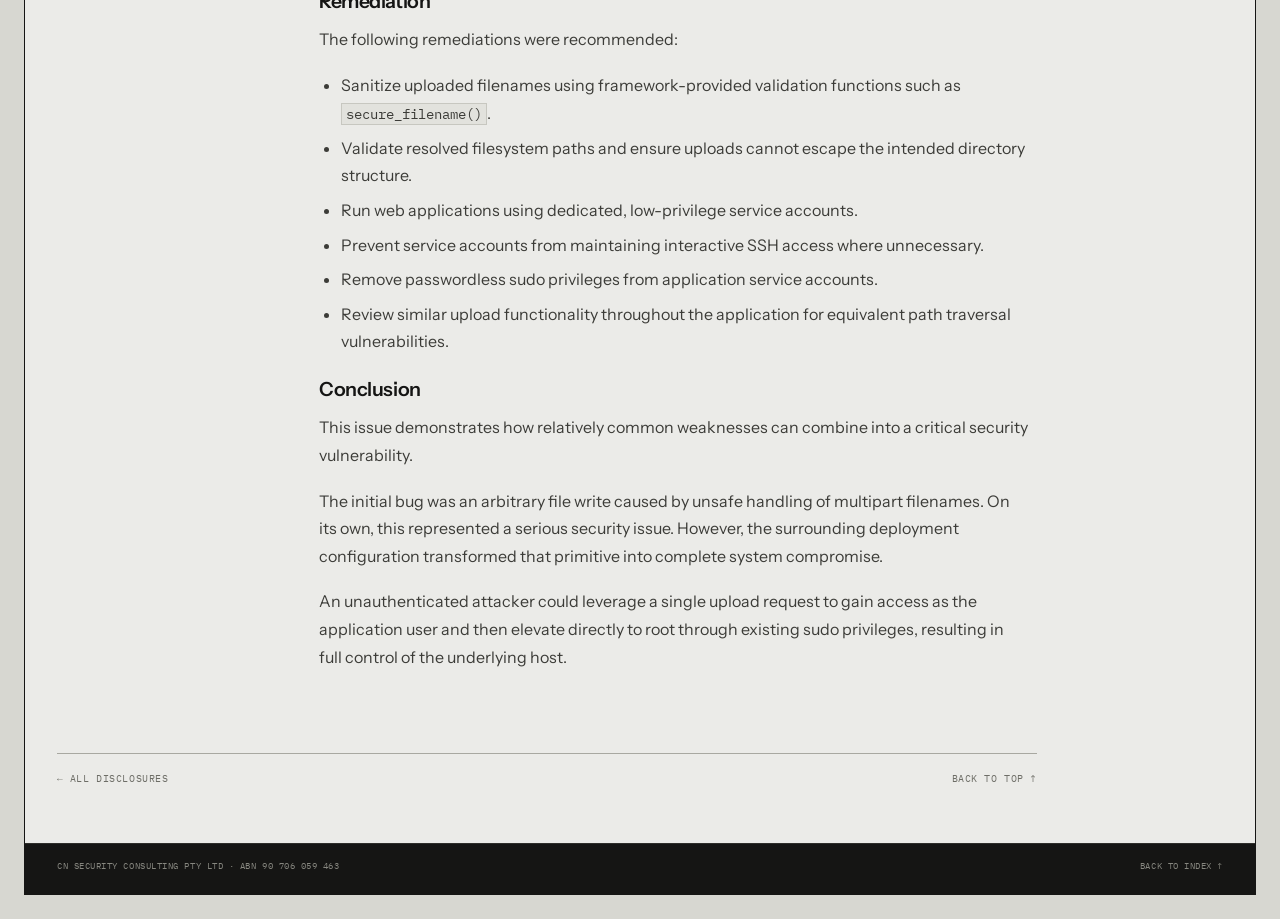
<file: work/upload-to-root.html>
<!DOCTYPE html>
<html lang="en-AU">
<head>
<meta charset="UTF-8">
<meta name="viewport" content="width=device-width, initial-scale=1.0">
<meta name="description" content="A public upload endpoint trusted the multipart filename, turning one request into full root compromise.">
<meta name="theme-color" content="#d7d7d1">
<meta property="og:title" content="Unauthenticated Arbitrary File Write Leading to Root Compromise · CN Security Consulting">
<meta property="og:description" content="A public upload endpoint trusted the multipart filename, turning one request into full root compromise.">
<meta property="og:type" content="article">
<meta property="og:url" content="https://cnsecurity.com.au/work/upload-to-root.html">
<meta property="og:image" content="https://cnsecurity.com.au/assets/og.png">
<meta property="og:image:width" content="1200">
<meta property="og:image:height" content="630">
<meta name="twitter:card" content="summary_large_image">
<title>Unauthenticated Arbitrary File Write Leading to Root Compromise · CN Security Consulting</title>
<link rel="canonical" href="https://cnsecurity.com.au/work/upload-to-root.html">
<link rel="icon" href="/assets/favicon.svg" type="image/svg+xml">
<link rel="stylesheet" href="/style.css">
</head>
<body>

<a class="skip-link" href="#main">Skip to content</a>

<div class="site-frame">

<header class="site-header">
    <div class="wrap">
        <a class="brand" href="/" aria-label="CN Security Consulting Pty Ltd, home">
            <span class="brand-name">CN Security Consulting PTY LTD<small>Melbourne, Australia</small></span>
        </a>
        <nav class="site-nav" aria-label="Main navigation">
            <a href="/#info">Info</a>
            <a href="/#disclosures">Bug Bounty</a>
            <a href="/#services">Services</a>
            <a href="/testimonials/">Testimonials</a>
            <a class="nav-contact" href="/#contact">Contact <span aria-hidden="true">↗</span></a>
        </nav>
    </div>
</header>

<main id="main" class="article-page">
    <div class="wrap">
        <header class="article-header">
            <nav class="breadcrumb" aria-label="Breadcrumb">
                <a href="/">cn-security</a><span class="sep">/</span><a href="/#disclosures">disclosures</a><span class="sep">/</span><span>03</span>
            </nav>
            <p class="article-kicker">Case study 03 / 2026</p>
            <h1>Unauthenticated Arbitrary File Write Leading to Root Compromise</h1>
            <p class="article-lede">A public upload endpoint trusted the multipart filename, turning one request into full root compromise.</p>
            <dl class="article-meta">
                <div><dt>Type</dt><dd>Path traversal</dd></div>
                <div><dt>Sector</dt><dd>Education</dd></div>
                <div><dt>Reported</dt><dd>Critical</dd></div>
                <div><dt>Year</dt><dd>2026</dd></div>
            </dl>
        </header>

        <div class="article-layout">
            <aside class="article-side">
                <p class="side-label">On this page</p>
                <nav class="toc" aria-label="On this page">
                    <ul>
                    <li><a href="#s1">Summary</a></li>
                    <li><a href="#s2">Discovery</a></li>
                    <li><a href="#s3">Confirming Arbitrary File Write</a></li>
                    <li><a href="#s4">Escalation to System Access</a></li>
                    <li><a href="#s5">Privilege Escalation</a></li>
                    <li><a href="#s6">Root Cause</a></li>
                    <li><a href="#s7">Remediation</a></li>
                    <li><a href="#s8">Conclusion</a></li>
                    </ul>
                </nav>
                <a class="side-back" href="/#disclosures">← All disclosures</a>
            </aside>

            <article class="article-body">
<section>
<h2 id="s1">Summary</h2>
<p>This assessment identified a vulnerability chain that allowed an unauthenticated attacker to obtain root access to a Linux host through a publicly accessible file upload endpoint.</p>

<p>The issue originated from unsafe handling of multipart filenames during file uploads. By controlling the filename parameter supplied in the upload request, it was possible to write attacker-controlled content outside the intended upload directory.</p>

<p>Combined with a deployment configuration where the application ran under a privileged Linux user account with SSH access and passwordless sudo privileges, the vulnerability resulted in full host compromise.</p>

<p>The affected organisation, hostnames, and implementation details have been redacted to prevent reproduction against the remediated environment.</p>
</section>

<section>
<h2 id="s2">Discovery</h2>
<p>During reconnaissance, a publicly accessible Python-based web application exposed a file upload feature that accepted unauthenticated submissions.</p>

<p>The application allowed users to upload files through a multipart form and subsequently processed the uploaded content. Initial testing focused on validating whether uploaded files were being written to disk using user-controlled filename values.</p>

<p>The upload functionality accepted arbitrary filenames and did not appear to perform path validation or sanitisation.</p>
</section>

<section>
<h2 id="s3">Confirming Arbitrary File Write</h2>
<p>Testing showed that the server trusted the filename field supplied within the multipart request and used this value when determining the destination path for uploaded content.</p>

<p>By supplying path traversal sequences within the filename, it was possible to influence where files were written on the underlying filesystem.</p>

<p>Application responses indicated that uploaded files were successfully written and subsequently processed by the backend application. Error conditions occurred during post-upload parsing rather than during file creation, confirming that the file write operation itself had succeeded.</p>

<p>Additional validation demonstrated that files could be written outside the intended upload directory, resulting in an arbitrary file write primitive.</p>
</section>

<section>
<h2 id="s4">Escalation to System Access</h2>
<p>Once arbitrary file write had been established, the next objective was determining whether a writable location existed that could be leveraged to obtain execution or system-level access.</p>

<p>The application was running under a standard Linux user account rather than a dedicated low-privilege service account. The user owned a home directory with an accessible SSH configuration.</p>

<p>By writing an SSH public key into the user’s authorized keys configuration, it was possible to authenticate as that user over SSH.</p>

<p>This converted the file write vulnerability into interactive access on the target host.</p>
</section>

<section>
<h2 id="s5">Privilege Escalation</h2>
<p>Following successful SSH access, local permissions were reviewed.</p>

<p>The application user was a member of the sudo group and had been granted passwordless sudo privileges. As a result, elevation to root required no additional exploitation.</p>

<p>The complete attack chain was therefore:</p>

<p class="code-label">Plain Text</p>
<pre><code>Unauthenticated file upload
↓
Path traversal in multipart filename
↓
Arbitrary file write
↓
Modification of SSH authorized_keys
↓
SSH access as application user
↓
Passwordless sudo
↓
Root access</code></pre>

<p>The overall impact was full compromise of the underlying host from a single unauthenticated entry point.</p>
</section>

<section>
<h2 id="s6">Root Cause</h2>
<p>The primary vulnerability was unsafe handling of user-supplied filenames during file uploads.</p>

<p>The application used the multipart filename value directly when constructing filesystem paths and did not adequately validate or restrict the resulting location.</p>

<p>As a result, attacker-controlled input influenced both:</p>

<ul>
<li>The contents written to disk.</li>
<li>The destination path where those contents were written.</li>
</ul>

<p>The vulnerability was compounded by architectural decisions within the deployment environment:</p>

<ul>
<li>The application ran under a real user account rather than a dedicated service account.</li>
<li>The user account had a writable SSH configuration.</li>
<li>The user possessed passwordless sudo privileges.</li>
</ul>

<p>Any one of these issues alone would have increased risk. Combined with the arbitrary file write vulnerability, they resulted in complete host compromise.</p>
</section>

<section>
<h2 id="s7">Remediation</h2>
<p>The following remediations were recommended:</p>

<ul>
<li>Sanitize uploaded filenames using framework-provided validation functions such as <code>secure_filename()</code>.</li>
<li>Validate resolved filesystem paths and ensure uploads cannot escape the intended directory structure.</li>
<li>Run web applications using dedicated, low-privilege service accounts.</li>
<li>Prevent service accounts from maintaining interactive SSH access where unnecessary.</li>
<li>Remove passwordless sudo privileges from application service accounts.</li>
<li>Review similar upload functionality throughout the application for equivalent path traversal vulnerabilities.</li>
</ul>
</section>

<section>
<h2 id="s8">Conclusion</h2>
<p>This issue demonstrates how relatively common weaknesses can combine into a critical security vulnerability.</p>

<p>The initial bug was an arbitrary file write caused by unsafe handling of multipart filenames. On its own, this represented a serious security issue. However, the surrounding deployment configuration transformed that primitive into complete system compromise.</p>

<p>An unauthenticated attacker could leverage a single upload request to gain access as the application user and then elevate directly to root through existing sudo privileges, resulting in full control of the underlying host.</p>
</section>
            </article>
        </div>

        <nav class="article-nav" aria-label="Article navigation">
            <a href="/#disclosures">← All disclosures</a>
            <a class="next" href="#main">Back to top ↑</a>
        </nav>
    </div>
</main>

<footer class="site-footer">
    <div class="wrap">
        <span>CN Security Consulting Pty Ltd · ABN 90 706 059 463</span>
        <a href="/">Back to index ↑</a>
    </div>
</footer>

</div>

</body>
</html>
</file>
<file: style.css>
/* ---------------------------------------------------------
   CN Security Consulting
   Monochrome editorial theme
   --------------------------------------------------------- */

@font-face {
    font-family: "Instrument Sans";
    src: url("/assets/fonts/instrument-sans-400.woff2") format("woff2");
    font-weight: 400;
    font-style: normal;
    font-display: swap;
}

@font-face {
    font-family: "Instrument Sans";
    src: url("/assets/fonts/instrument-sans-500.woff2") format("woff2");
    font-weight: 500;
    font-style: normal;
    font-display: swap;
}

@font-face {
    font-family: "Instrument Sans";
    src: url("/assets/fonts/instrument-sans-600.woff2") format("woff2");
    font-weight: 600;
    font-style: normal;
    font-display: swap;
}

@font-face {
    font-family: "IBM Plex Mono";
    src: url("/assets/fonts/ibm-plex-mono-400.woff2") format("woff2");
    font-weight: 400;
    font-style: normal;
    font-display: swap;
}

@font-face {
    font-family: "IBM Plex Mono";
    src: url("/assets/fonts/ibm-plex-mono-500.woff2") format("woff2");
    font-weight: 500;
    font-style: normal;
    font-display: swap;
}

:root {
    --page: #d7d7d1;
    --paper: #ebebe8;
    --paper-2: #e2e2dd;
    --ink: #151514;
    --ink-soft: #3c3c38;
    --muted: #6d6d66;
    --line: #c7c7c0;
    --line-strong: #a8a8a1;
    --white: #f3f3ef;
    --sans: "Instrument Sans", -apple-system, BlinkMacSystemFont, "Segoe UI", Helvetica, Arial, sans-serif;
    --mono: "IBM Plex Mono", "SF Mono", Menlo, Monaco, Consolas, monospace;
}

* {
    box-sizing: border-box;
}

html {
    scroll-behavior: smooth;
}

body {
    margin: 0;
    min-height: 100vh;
    display: flex;
    flex-direction: column;
    background: var(--page);
    color: var(--ink);
    font-family: var(--sans);
    font-size: 16px;
    line-height: 1.55;
    -webkit-font-smoothing: antialiased;
    text-rendering: optimizeLegibility;
}

::selection {
    background: var(--ink);
    color: var(--paper);
}

a {
    color: inherit;
    text-decoration: none;
}

a:focus-visible,
button:focus-visible {
    outline: 2px solid var(--ink);
    outline-offset: 4px;
}

img {
    max-width: 100%;
    display: block;
}

/* ---------------------------------------------------------
   Page frame
   --------------------------------------------------------- */

.site-frame {
    width: calc(100% - 48px);
    max-width: 1280px;
    margin: 24px auto;
    flex: 1 0 auto;
    display: flex;
    flex-direction: column;
    background: var(--paper);
    border: 1px solid var(--ink);
    overflow: hidden;
}

main {
    flex: 1 0 auto;
}

.wrap {
    width: 100%;
    max-width: 1240px;
    margin: 0 auto;
    padding: 0 32px;
}

section[id],
main[id] {
    scroll-margin-top: 22px;
}

.skip-link {
    position: absolute;
    left: -9999px;
    top: 0;
    z-index: 100;
    background: var(--ink);
    color: var(--paper);
    padding: 10px 14px;
    font-family: var(--mono);
    font-size: 12px;
}

.skip-link:focus {
    left: 16px;
    top: 16px;
}

/* ---------------------------------------------------------
   Header
   --------------------------------------------------------- */

.site-header {
    flex-shrink: 0;
    background: var(--paper);
    border-bottom: 1px solid var(--line);
}

.site-header .wrap {
    min-height: 74px;
    display: flex;
    align-items: center;
    justify-content: space-between;
    gap: 24px;
}

.brand {
    display: flex;
    align-items: center;
    gap: 0;
    flex-shrink: 0;
}

.brand-name {
    font-size: 14px;
    font-weight: 600;
    line-height: 1.1;
    letter-spacing: -0.01em;
}

.brand-name small {
    display: block;
    color: var(--muted);
    font-family: var(--mono);
    font-size: 9px;
    font-weight: 400;
    letter-spacing: 0.08em;
    text-transform: uppercase;
    margin-top: 4px;
}

.site-nav {
    display: flex;
    align-items: center;
    gap: 26px;
    font-family: var(--mono);
    font-size: 10px;
    text-transform: uppercase;
    letter-spacing: 0.07em;
    white-space: nowrap;
}

.site-nav a {
    color: var(--muted);
    padding: 5px 0;
    transition: color 0.15s ease;
}

.site-nav a:hover {
    color: var(--ink);
}

.site-nav .nav-contact {
    color: var(--ink);
    border: 1px solid var(--line-strong);
    padding: 8px 11px;
    transition: background 0.15s ease, color 0.15s ease, border-color 0.15s ease;
}

.site-nav .nav-contact:hover {
    background: var(--ink);
    border-color: var(--ink);
    color: var(--paper);
}

/* ---------------------------------------------------------
   Shared section furniture
   --------------------------------------------------------- */

.section-top {
    display: flex;
    align-items: baseline;
    justify-content: space-between;
    gap: 20px;
    padding-bottom: 13px;
    border-bottom: 1px solid var(--line);
    color: var(--muted);
    font-family: var(--mono);
    font-size: 10px;
    letter-spacing: 0.08em;
    text-transform: uppercase;
}

.section-head {
    display: flex;
    align-items: baseline;
    justify-content: space-between;
    gap: 24px;
    margin-bottom: 4px;
}

.section-head h2 {
    margin: 0;
    font-family: var(--mono);
    font-size: 11px;
    font-weight: 500;
    letter-spacing: 0.08em;
    text-transform: uppercase;
    display: flex;
    align-items: baseline;
    gap: 14px;
}

.section-num {
    color: var(--muted);
    font-weight: 400;
}

.section-aside {
    color: var(--muted);
    font-family: var(--mono);
    font-size: 10px;
    letter-spacing: 0.06em;
    text-transform: uppercase;
    text-align: right;
}

.section {
    border-top: 1px solid var(--line-strong);
    padding-bottom: 64px;
}

.section .wrap {
    padding-top: 20px;
}

/* ---------------------------------------------------------
   Info
   --------------------------------------------------------- */

.info {
    padding-top: 22px;
    padding-bottom: 64px;
}

.info-grid {
    display: grid;
    grid-template-columns: minmax(0, 1.12fr) minmax(300px, 0.88fr);
    padding-top: 34px;
}

.info-main {
    padding-right: 56px;
    border-right: 1px solid var(--line);
}

.info-hello {
    margin: 0 0 16px;
    font-size: clamp(1.7rem, 3vw, 2.15rem);
    font-weight: 500;
    line-height: 1.2;
    letter-spacing: -0.03em;
}

.info-lede {
    max-width: 58ch;
    margin: 0 0 18px;
    color: var(--ink-soft);
    font-size: clamp(1.02rem, 1.55vw, 1.22rem);
    line-height: 1.6;
}

.info-note {
    max-width: 50ch;
    margin: 0;
    color: var(--muted);
    font-size: 13px;
    line-height: 1.6;
}

.info-meta {
    margin: 0;
    padding-left: 48px;
    border-top: 1px solid var(--line);
    align-self: start;
}

.info-meta div {
    display: grid;
    grid-template-columns: 112px minmax(0, 1fr);
    gap: 18px;
    padding: 11px 0;
    border-bottom: 1px solid var(--line);
}

.info-meta dt {
    color: var(--muted);
    font-family: var(--mono);
    font-size: 9.5px;
    letter-spacing: 0.06em;
    text-transform: uppercase;
}

.info-meta dd {
    margin: 0;
    color: var(--ink-soft);
    font-size: 12.5px;
    line-height: 1.5;
}

.quote {
    display: grid;
    grid-template-columns: 200px minmax(0, 1fr);
    gap: 48px;
    margin: 56px 0 0;
    padding-top: 22px;
    border-top: 1px solid var(--line);
}

.quote-label {
    color: var(--muted);
    font-family: var(--mono);
    font-size: 9.5px;
    letter-spacing: 0.06em;
    text-transform: uppercase;
}

.quote p {
    max-width: 42ch;
    margin: 0;
    font-size: clamp(1.15rem, 2vw, 1.48rem);
    line-height: 1.4;
    letter-spacing: -0.022em;
}

.quote footer {
    margin-top: 16px;
    color: var(--muted);
    font-family: var(--mono);
    font-size: 9.5px;
    letter-spacing: 0.04em;
    text-transform: uppercase;
}

/* ---------------------------------------------------------
   Public disclosures
   --------------------------------------------------------- */

.work-list {
    list-style: none;
    margin: 8px 0 0;
    padding: 0;
    border-top: 1px solid var(--line);
}

.work-row {
    display: grid;
    grid-template-columns: 54px minmax(0, 1fr) 220px 56px 22px;
    align-items: center;
    gap: 22px;
    padding: 22px 10px;
    border-bottom: 1px solid var(--line);
    transition: background 0.18s ease;
}

.work-row:hover {
    background: var(--paper-2);
}

.work-no,
.work-year,
.work-tag {
    color: var(--muted);
    font-family: var(--mono);
    font-size: 10px;
    letter-spacing: 0.045em;
    text-transform: uppercase;
}

.work-no {
    font-size: 11px;
}

.work-title {
    display: block;
    font-size: clamp(1.2rem, 2.4vw, 1.72rem);
    font-weight: 500;
    line-height: 1.14;
    letter-spacing: -0.03em;
}

.work-desc {
    display: block;
    margin-top: 5px;
    color: var(--muted);
    font-size: 13px;
    line-height: 1.45;
}

.work-tag {
    line-height: 1.5;
}

.work-arrow {
    font-size: 17px;
    line-height: 1;
    transition: transform 0.18s ease;
}

.work-row:hover .work-arrow {
    transform: translate(3px, -3px);
}

/* ---------------------------------------------------------
   Services
   --------------------------------------------------------- */

.service-list {
    list-style: none;
    margin: 8px 0 0;
    padding: 0;
    border-top: 1px solid var(--line);
}

.service-row {
    display: grid;
    grid-template-columns: 54px minmax(0, 0.85fr) minmax(0, 1.35fr);
    gap: 22px;
    align-items: baseline;
    padding: 20px 10px;
    border-bottom: 1px solid var(--line);
}

.service-num {
    color: var(--muted);
    font-family: var(--mono);
    font-size: 11px;
    letter-spacing: 0.045em;
}

.service-row h3 {
    margin: 0;
    font-size: 1.08rem;
    font-weight: 500;
    letter-spacing: -0.02em;
    line-height: 1.3;
}

.service-row p {
    margin: 0;
    max-width: 58ch;
    color: var(--muted);
    font-size: 13.5px;
    line-height: 1.55;
}

/* ---------------------------------------------------------
   Contact
   --------------------------------------------------------- */

.contact {
    background: var(--ink);
    color: var(--white);
}

.contact .wrap {
    padding-top: 22px;
    padding-bottom: 70px;
}

.contact .section-top {
    border-color: #363633;
    color: #8e8e87;
}

.contact h2 {
    margin: 38px 0 48px;
    font-size: clamp(3.4rem, 9.4vw, 8rem);
    font-weight: 500;
    line-height: 0.84;
    letter-spacing: -0.06em;
    text-transform: uppercase;
}

.contact h2 .period {
    color: #77776f;
}

.contact-grid {
    display: grid;
    grid-template-columns: minmax(0, 1fr) minmax(0, 1fr);
    gap: 56px;
    padding-top: 24px;
    border-top: 1px solid #363633;
}

.contact-grid > p {
    max-width: 36ch;
    margin: 0;
    color: #b8b8b1;
    font-size: 14px;
    line-height: 1.65;
}

.contact-details {
    font-family: var(--mono);
    font-size: 10.5px;
    line-height: 1.85;
    color: #a9a9a2;
    letter-spacing: 0.02em;
}

.contact-email {
    display: inline-block;
    margin-bottom: 16px;
    color: var(--white);
    font-family: var(--sans);
    font-size: clamp(1.05rem, 1.9vw, 1.4rem);
    letter-spacing: -0.02em;
    line-height: 1.25;
    border-bottom: 1px solid #5c5c56;
    padding-bottom: 4px;
    transition: border-color 0.15s ease;
}

.contact-email:hover {
    border-color: var(--white);
}

.contact-details p {
    margin: 0;
}

.contact-details a {
    color: var(--white);
}

/* ---------------------------------------------------------
   Footer
   --------------------------------------------------------- */

.site-footer {
    flex-shrink: 0;
    background: var(--ink);
    color: #86867f;
}

.site-footer .wrap {
    display: flex;
    align-items: baseline;
    justify-content: space-between;
    gap: 24px;
    flex-wrap: wrap;
    padding-top: 15px;
    padding-bottom: 20px;
    border-top: 1px solid #2e2e2b;
    font-family: var(--mono);
    font-size: 9px;
    letter-spacing: 0.06em;
    text-transform: uppercase;
    line-height: 1.6;
}

.site-footer a:hover {
    color: var(--white);
}

/* ---------------------------------------------------------
   Article pages
   --------------------------------------------------------- */

.article-page {
    padding-bottom: 0;
}

.article-header {
    max-width: 980px;
    padding-top: 40px;
    padding-bottom: 38px;
    border-bottom: 1px solid var(--line);
}

.breadcrumb {
    display: flex;
    gap: 8px;
    margin: 0 0 34px;
    color: var(--muted);
    font-family: var(--mono);
    font-size: 9.5px;
    letter-spacing: 0.06em;
    text-transform: uppercase;
}

.breadcrumb a:hover {
    color: var(--ink);
}

.breadcrumb .sep {
    color: var(--line-strong);
}

.article-kicker {
    margin: 0 0 14px;
    color: var(--muted);
    font-family: var(--mono);
    font-size: 9.5px;
    letter-spacing: 0.06em;
    text-transform: uppercase;
}

.article-header h1 {
    max-width: 22ch;
    margin: 0 0 22px;
    font-size: clamp(2.3rem, 5.4vw, 4.3rem);
    font-weight: 500;
    line-height: 0.98;
    letter-spacing: -0.045em;
}

.article-lede {
    max-width: 58ch;
    margin: 0;
    color: var(--ink-soft);
    font-size: clamp(1.05rem, 1.8vw, 1.3rem);
    line-height: 1.45;
    letter-spacing: -0.015em;
}

.article-meta {
    display: grid;
    grid-template-columns: repeat(4, minmax(0, 1fr));
    margin: 30px 0 0;
    border-top: 1px solid var(--line);
}

.article-meta div {
    padding: 11px 20px 0 0;
    border-right: 1px solid var(--line);
}

.article-meta div:last-child {
    border-right: 0;
    padding-right: 0;
}

.article-meta div + div {
    padding-left: 20px;
}

.article-meta dt {
    color: var(--muted);
    font-family: var(--mono);
    font-size: 9px;
    letter-spacing: 0.06em;
    text-transform: uppercase;
}

.article-meta dd {
    margin: 3px 0 0;
    color: var(--ink-soft);
    font-size: 12px;
}

.article-layout {
    display: grid;
    grid-template-columns: 190px minmax(0, 710px);
    gap: 72px;
    align-items: start;
}

.article-layout > * {
    min-width: 0;
}

.article-side {
    position: sticky;
    top: 32px;
    padding-top: 42px;
}

.side-label {
    margin: 0 0 12px;
    color: var(--muted);
    font-family: var(--mono);
    font-size: 9px;
    letter-spacing: 0.07em;
    text-transform: uppercase;
}

.toc ul {
    list-style: none;
    margin: 0;
    padding: 0;
    border-top: 1px solid var(--line);
}

.toc li {
    border-bottom: 1px solid var(--line);
}

.toc a {
    display: block;
    padding: 7px 0;
    color: var(--muted);
    font-family: var(--mono);
    font-size: 9px;
    line-height: 1.55;
    letter-spacing: 0.03em;
    text-transform: uppercase;
    overflow-wrap: anywhere;
    transition: color 0.15s ease;
}

.toc a:hover {
    color: var(--ink);
}

.side-back {
    display: inline-block;
    margin-top: 18px;
    color: var(--muted);
    font-family: var(--mono);
    font-size: 9px;
    letter-spacing: 0.05em;
    text-transform: uppercase;
}

.side-back:hover {
    color: var(--ink);
}

.article-body {
    max-width: 710px;
    padding: 42px 0 64px;
}

.article-body h2 {
    margin: 42px 0 12px;
    font-size: 1.22rem;
    font-weight: 600;
    line-height: 1.3;
    letter-spacing: -0.022em;
}

.article-body h2:first-child {
    margin-top: 0;
}

.article-body h3 {
    margin: 32px 0 10px;
    font-size: 1.02rem;
    font-weight: 600;
}

.article-body p {
    margin: 0 0 1.15em;
    color: var(--ink-soft);
    font-size: 16px;
    line-height: 1.72;
}

.article-body ul,
.article-body ol {
    margin: 0 0 1.3em;
    padding-left: 1.35em;
    color: var(--ink-soft);
    font-size: 16px;
    line-height: 1.72;
}

.article-body li {
    margin-bottom: 0.45em;
}

.article-body strong {
    color: var(--ink);
    font-weight: 600;
}

.article-body em {
    color: var(--ink);
}

.article-body abbr {
    text-decoration: underline dotted var(--line-strong);
    text-underline-offset: 3px;
    cursor: help;
}

.article-body .code-label {
    margin: 1.6em 0 0.45em;
    color: var(--muted);
    font-family: var(--mono);
    font-size: 9px;
    letter-spacing: 0.06em;
    text-transform: uppercase;
}

.article-body .code-label + pre {
    margin-top: 0;
}

.article-body pre {
    margin: 1.6em 0;
    padding: 16px 18px;
    overflow-x: auto;
    background: var(--paper-2);
    border: 1px solid var(--line);
    font-size: 12.5px;
    line-height: 1.65;
}

.article-body code {
    font-family: var(--mono);
    font-size: 0.87em;
    background: var(--paper-2);
    border: 1px solid var(--line);
    padding: 0.08em 0.3em;
}

.article-body pre code {
    display: block;
    background: none;
    border: 0;
    padding: 0;
    font-size: inherit;
    line-height: inherit;
}

.article-body table {
    width: 100%;
    margin: 1.5em 0;
    border-collapse: collapse;
    font-size: 13px;
}

.article-body th,
.article-body td {
    text-align: left;
    padding: 8px 10px;
    border-bottom: 1px solid var(--line);
    vertical-align: top;
}

.article-body th {
    color: var(--muted);
    font-family: var(--mono);
    font-size: 9px;
    font-weight: 500;
    letter-spacing: 0.06em;
    text-transform: uppercase;
}

.article-nav {
    display: flex;
    align-items: baseline;
    justify-content: space-between;
    gap: 32px;
    max-width: 980px;
    padding: 18px 0 56px;
    border-top: 1px solid var(--line-strong);
    font-family: var(--mono);
    font-size: 9.5px;
    letter-spacing: 0.06em;
    text-transform: uppercase;
}

.article-nav a {
    color: var(--muted);
}

.article-nav a:hover {
    color: var(--ink);
}

.article-nav .next {
    text-align: right;
}

/* ---------------------------------------------------------
   Testimonials page
   --------------------------------------------------------- */

.page-header {
    max-width: 980px;
    padding-top: 40px;
    padding-bottom: 38px;
    border-bottom: 1px solid var(--line);
}

.page-header h1 {
    margin: 0 0 16px;
    font-size: clamp(2.8rem, 7vw, 5.4rem);
    font-weight: 500;
    line-height: 0.9;
    letter-spacing: -0.05em;
    text-transform: uppercase;
}

.page-header p {
    max-width: 52ch;
    margin: 0;
    color: var(--muted);
    font-size: 14px;
}

.testimonial-list {
    max-width: 880px;
    padding: 12px 0 70px;
}

.testimonial {
    margin: 0;
    padding: 34px 0;
    border-bottom: 1px solid var(--line);
}

.testimonial p {
    max-width: 38ch;
    margin: 0;
    font-size: clamp(1.3rem, 2.8vw, 2rem);
    line-height: 1.32;
    letter-spacing: -0.03em;
}

.testimonial footer {
    margin-top: 20px;
    color: var(--muted);
    font-family: var(--mono);
    font-size: 9.5px;
    letter-spacing: 0.05em;
    text-transform: uppercase;
}

/* ---------------------------------------------------------
   Responsive
   --------------------------------------------------------- */

@media (max-width: 980px) {
    .info-grid {
        grid-template-columns: 1fr;
    }

    .info-main {
        padding-right: 0;
        padding-bottom: 28px;
        border-right: 0;
        border-bottom: 1px solid var(--line);
    }

    .info-meta {
        padding-left: 0;
        padding-top: 24px;
    }

    .work-row {
        grid-template-columns: 44px minmax(0, 1fr) 170px 50px 20px;
        gap: 16px;
    }

    .quote {
        grid-template-columns: 150px minmax(0, 1fr);
        gap: 32px;
    }

    .article-layout {
        grid-template-columns: 1fr;
        gap: 0;
    }

    .article-side {
        position: static;
        padding-top: 30px;
    }

    .toc ul {
        display: grid;
        grid-template-columns: repeat(2, minmax(0, 1fr));
        column-gap: 24px;
    }

    .article-body {
        padding-top: 34px;
    }
}

@media (max-width: 760px) {
    .site-frame {
        width: calc(100% - 20px);
        margin: 10px auto;
    }

    .wrap {
        padding: 0 22px;
    }

    .site-header .wrap {
        min-height: 64px;
    }

    .site-nav {
        gap: 16px;
    }

    .info {
        padding-top: 18px;
        padding-bottom: 48px;
    }

    .info-hello {
        font-size: 1.7rem;
    }

    .info-lede {
        font-size: 1rem;
    }

    .info-grid {
        padding-top: 26px;
    }

    .info-meta {
        padding-top: 20px;
    }

    .info-meta div {
        grid-template-columns: 104px minmax(0, 1fr);
        gap: 14px;
    }

    .section {
        padding-bottom: 48px;
    }

    .section .wrap {
        padding-top: 16px;
    }

    .section-aside {
        display: none;
    }

    .work-row {
        grid-template-columns: 30px minmax(0, 1fr) 18px;
        gap: 12px;
        padding: 18px 4px;
    }

    .work-tag,
    .work-year {
        display: none;
    }

    .work-title {
        font-size: 1.18rem;
    }

    .work-desc {
        font-size: 12.5px;
    }

    .service-row {
        grid-template-columns: 30px minmax(0, 1fr);
        gap: 8px 12px;
        padding: 17px 4px;
    }

    .service-row h3,
    .service-row p {
        grid-column: 2;
    }

    .service-row p {
        margin-top: 2px;
    }

    .quote {
        grid-template-columns: 1fr;
        gap: 16px;
        margin-top: 40px;
    }

    .contact .wrap {
        padding-bottom: 52px;
    }

    .contact h2 {
        margin: 30px 0 34px;
        font-size: clamp(3rem, 16vw, 5.4rem);
    }

    .contact-grid {
        grid-template-columns: 1fr;
        gap: 28px;
    }

    .contact-email {
        overflow-wrap: anywhere;
    }

    .site-footer .wrap {
        flex-direction: column;
        align-items: flex-start;
        gap: 7px;
    }

    .article-header,
    .page-header {
        padding-top: 28px;
        padding-bottom: 30px;
    }

    .breadcrumb {
        margin-bottom: 26px;
    }

    .article-header h1 {
        max-width: 20ch;
        font-size: clamp(2.1rem, 10vw, 3.4rem);
    }

    .article-meta {
        grid-template-columns: 1fr 1fr;
    }

    .article-meta div {
        padding: 10px 14px 10px 0;
        border-bottom: 1px solid var(--line);
    }

    .article-meta div:nth-child(2n) {
        border-right: 0;
        padding-left: 14px;
    }

    .article-meta div:nth-child(1),
    .article-meta div:nth-child(2) {
        padding-top: 11px;
    }

    .article-meta div:nth-child(3),
    .article-meta div:nth-child(4) {
        border-bottom: 0;
    }

    .article-meta div:nth-child(3) {
        padding-left: 0;
    }

    .article-side {
        display: none;
    }

    .article-body {
        padding-top: 30px;
        padding-bottom: 48px;
    }

    .article-body p,
    .article-body ul,
    .article-body ol {
        font-size: 15.5px;
    }

    .article-nav {
        flex-direction: column;
        gap: 14px;
        padding-bottom: 42px;
    }

    .article-nav .next {
        text-align: left;
    }
}

@media (max-width: 480px) {
    .wrap {
        padding: 0 16px;
    }

    .site-nav {
        gap: 12px;
        font-size: 9px;
    }

    .site-nav .nav-contact {
        padding: 7px 9px;
    }

    .info-meta div {
        grid-template-columns: 92px minmax(0, 1fr);
        gap: 12px;
    }

    .contact-details {
        font-size: 10px;
    }
}

@media (max-width: 700px) {
    .site-header .wrap {
        flex-wrap: wrap;
        gap: 10px;
        padding-top: 12px;
        padding-bottom: 12px;
    }

    .site-nav {
        width: 100%;
        justify-content: space-between;
        gap: 8px;
    }
}

@media (prefers-reduced-motion: reduce) {
    html {
        scroll-behavior: auto;
    }

    *,
    *::before,
    *::after {
        transition: none !important;
    }
}
</file>
